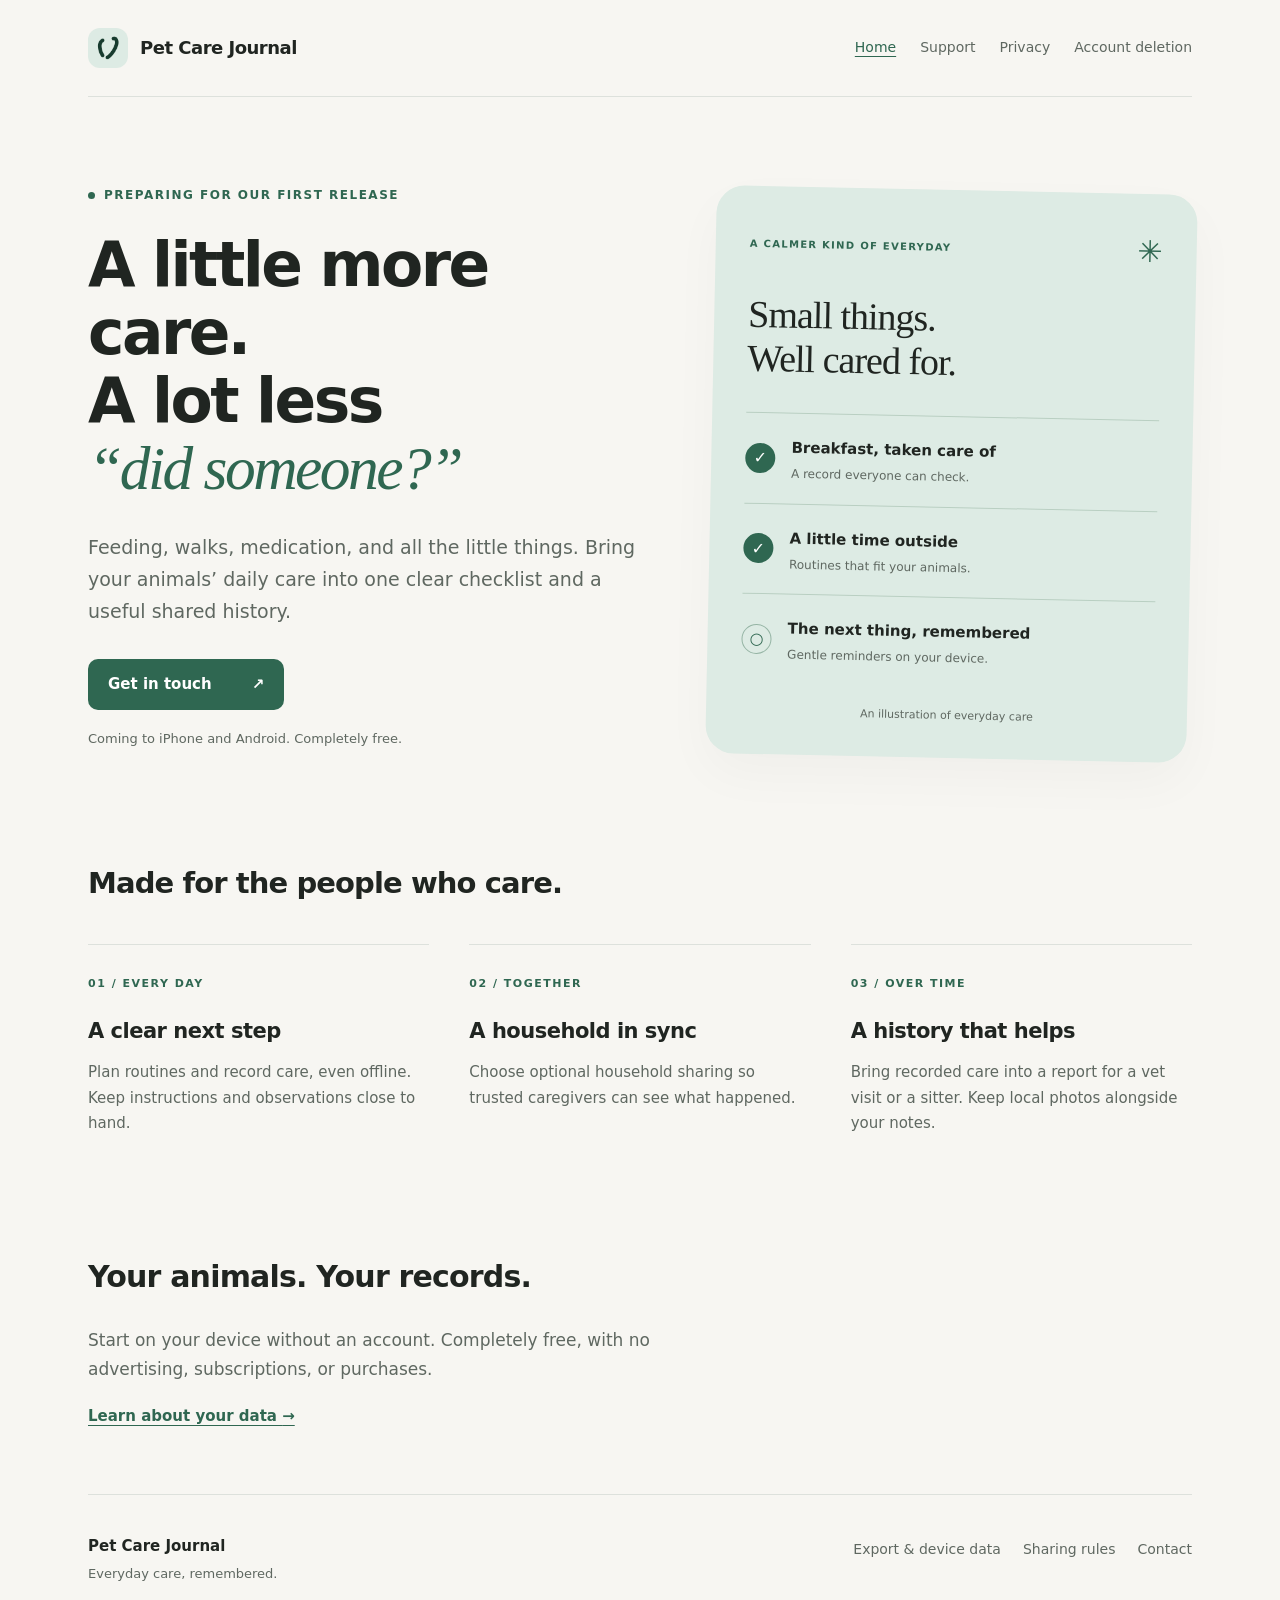
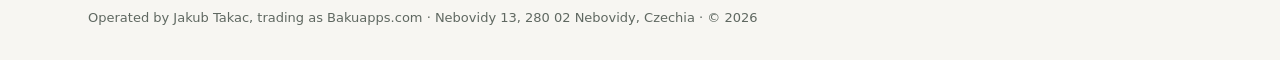
<file: index.html>
<!doctype html>
<html lang="en"><head><meta charset="utf-8"><meta name="viewport" content="width=device-width, initial-scale=1">
<title>Everyday care, remembered — Pet Care Journal</title><meta name="description" content="A clearer daily routine for everyone caring for your animals. Pet Care Journal is preparing for its first public release.">
<link rel="canonical" href="https://petcare.bakuapps.com/"><link rel="icon" href="./assets/icon.png"><link rel="stylesheet" href="./assets/site.css">
<meta name="theme-color" content="#F7F6F2"><meta name="color-scheme" content="light">
</head><body><a class="skip" href="#main">Skip to content</a><div class="wrap">
<header><a class="brand" href="./"><img src="./assets/icon.png" width="40" height="40" alt=""><span>Pet Care Journal</span></a><nav aria-label="Main navigation"><a href="./" aria-current="page">Home</a><a href="./support/">Support</a><a href="./privacy/">Privacy</a><a href="./account-deletion/">Account deletion</a></nav></header>
<main id="main" class="home">
<section class="hero"><div><p class="eyebrow"><span class="dot"></span> Preparing for our first release</p><h1>A little more care.<br>A lot less<br><em>“did someone?”</em></h1><p class="intro">Feeding, walks, medication, and all the little things. Bring your animals’ daily care into one clear checklist and a useful shared history.</p><a class="button" href="support/">Get in touch <span aria-hidden="true">↗</span></a><p class="small">Coming to iPhone and Android. Completely free.</p></div>
<aside class="care-card" aria-label="Illustration of a daily care checklist"><div class="card-top"><span class="eyebrow">A calmer kind of everyday</span><span aria-hidden="true">✳</span></div><h2>Small things.<br>Well cared for.</h2><div class="care-row"><span class="check" aria-hidden="true">✓</span><div><strong>Breakfast, taken care of</strong><p>A record everyone can check.</p></div></div><div class="care-row"><span class="check" aria-hidden="true">✓</span><div><strong>A little time outside</strong><p>Routines that fit your animals.</p></div></div><div class="care-row"><span class="pending" aria-hidden="true">○</span><div><strong>The next thing, remembered</strong><p>Gentle reminders on your device.</p></div></div><p class="caption">An illustration of everyday care</p></aside></section>
<section class="features" aria-labelledby="features"><h2 id="features">Made for the people who care.</h2><div class="feature-grid"><article><span class="number">01 / EVERY DAY</span><h3>A clear next step</h3><p>Plan routines and record care, even offline. Keep instructions and observations close to hand.</p></article><article><span class="number">02 / TOGETHER</span><h3>A household in sync</h3><p>Choose optional household sharing so trusted caregivers can see what happened.</p></article><article><span class="number">03 / OVER TIME</span><h3>A history that helps</h3><p>Bring recorded care into a report for a vet visit or a sitter. Keep local photos alongside your notes.</p></article></div></section>
<section class="closing"><h2>Your animals. Your records.</h2><p>Start on your device without an account. Completely free, with no advertising, subscriptions, or purchases.</p><a class="text-link" href="data/">Learn about your data <span aria-hidden="true">→</span></a></section>
</main>
<footer><div><strong>Pet Care Journal</strong><p>Everyday care, remembered.</p></div><nav aria-label="Footer"><a href="./data/">Export &amp; device data</a><a href="./sharing-rules/">Sharing rules</a><a href="mailto:hello@bakuapps.com">Contact</a></nav><p class="small">Operated by Jakub Takac, trading as Bakuapps.com · Nebovidy 13, 280 02 Nebovidy, Czechia · © 2026</p></footer>
</div></body></html>
</file>
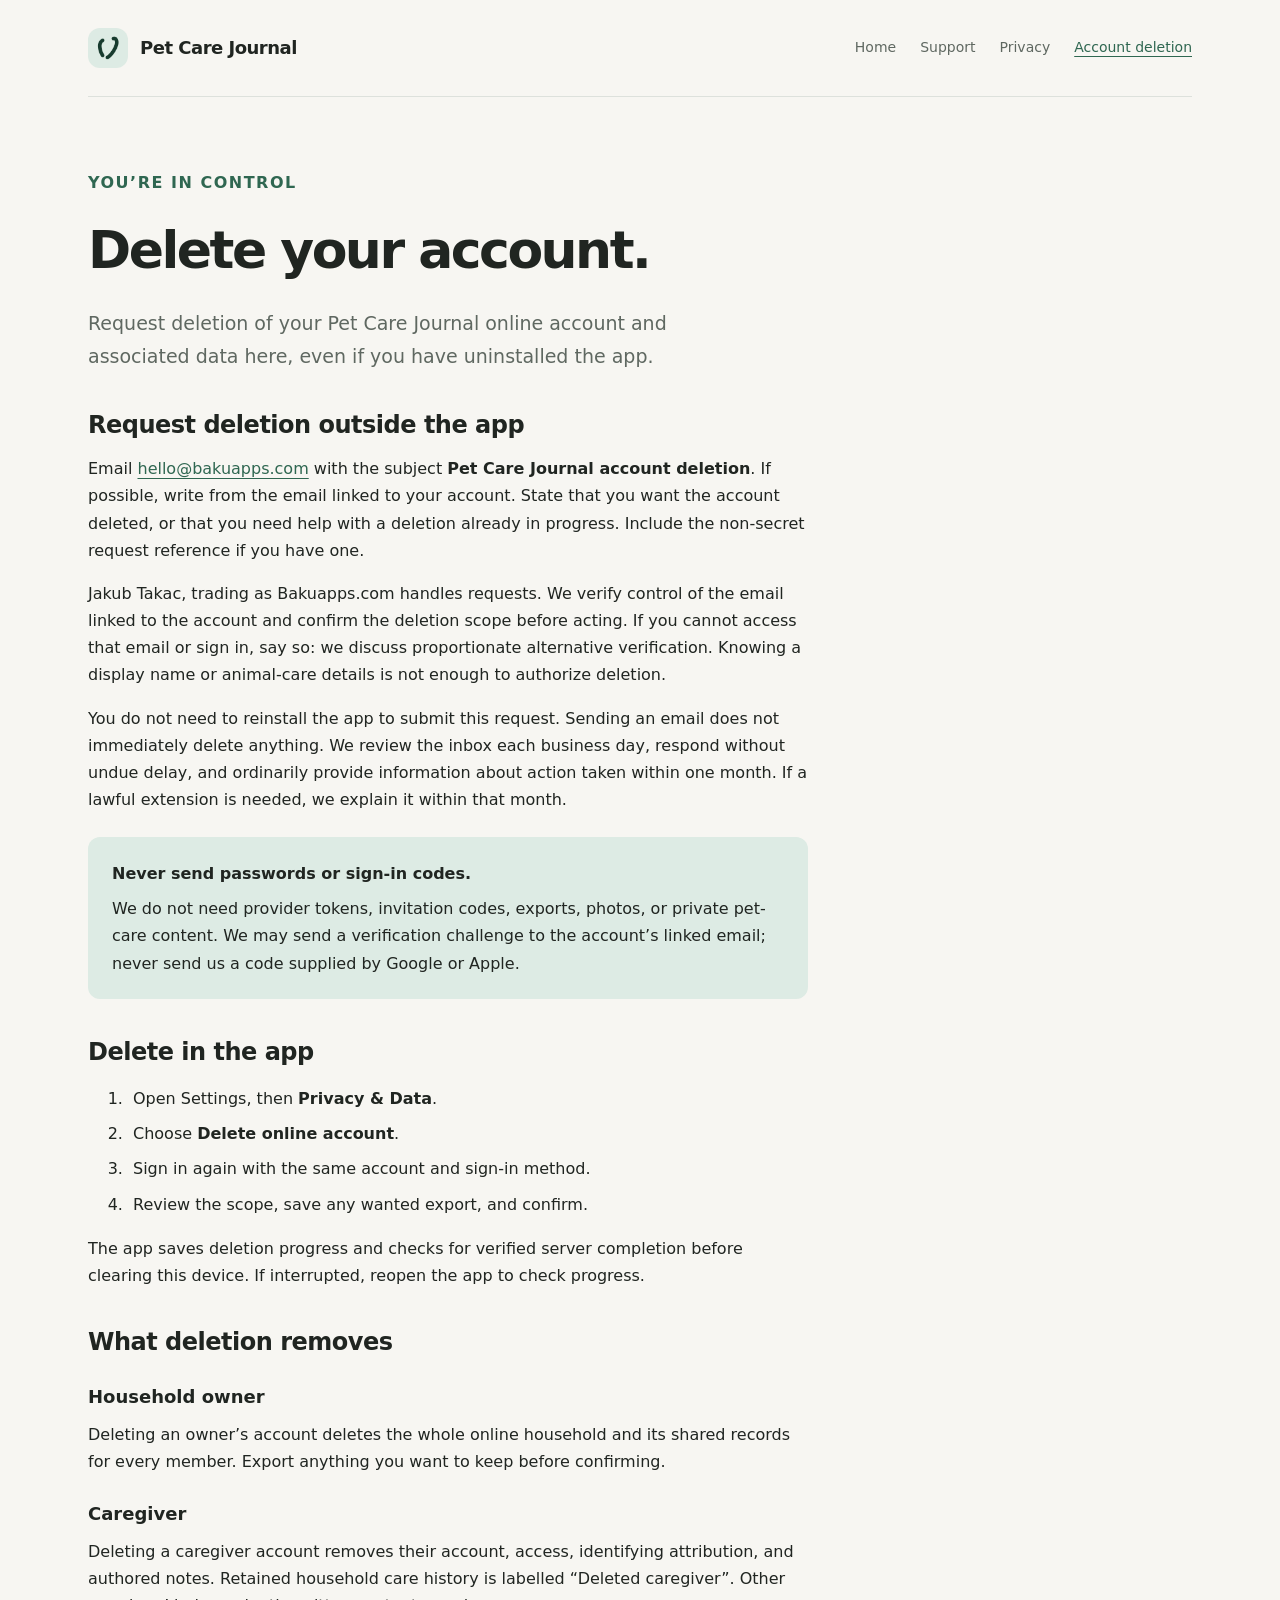
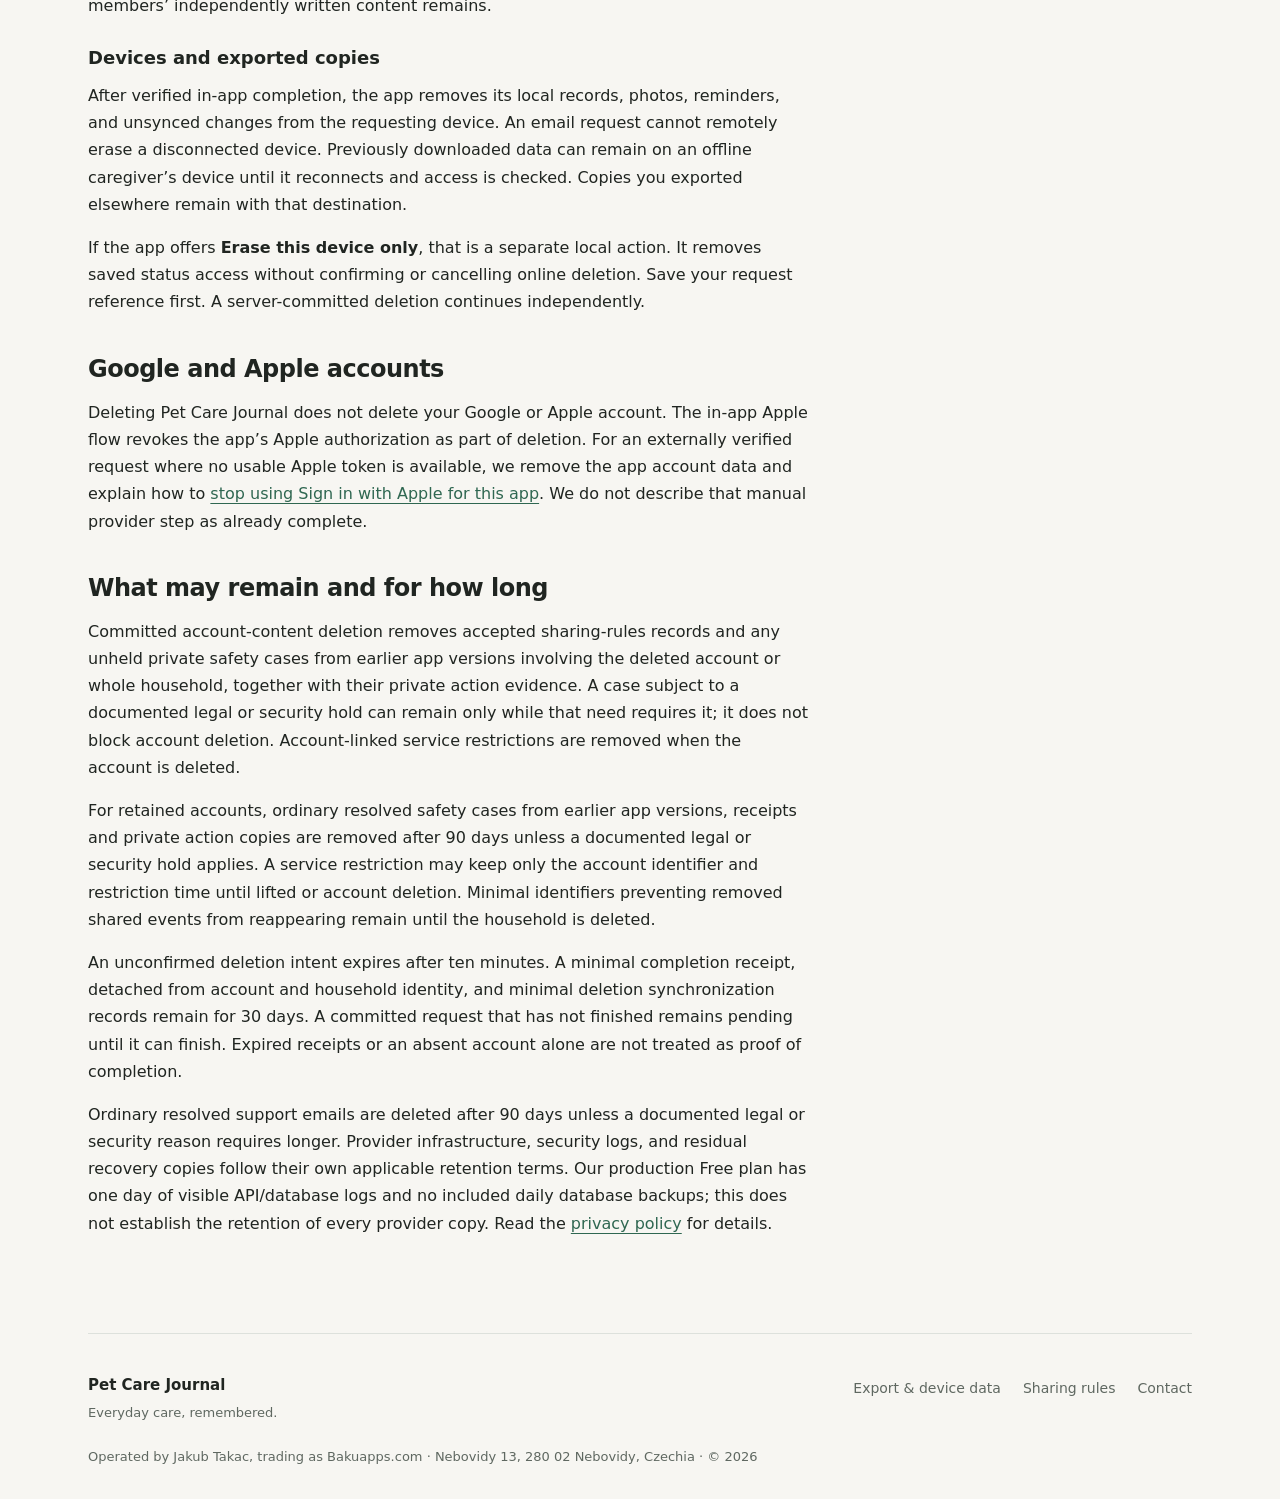
<file: account-deletion/index.html>
<!doctype html>
<html lang="en"><head><meta charset="utf-8"><meta name="viewport" content="width=device-width, initial-scale=1">
<title>Account deletion — Pet Care Journal</title><meta name="description" content="Request deletion of your Pet Care Journal account and associated data without reinstalling the app.">
<link rel="canonical" href="https://petcare.bakuapps.com/account-deletion/"><link rel="icon" href="../assets/icon.png"><link rel="stylesheet" href="../assets/site.css">
<meta name="theme-color" content="#F7F6F2"><meta name="color-scheme" content="light">
</head><body><a class="skip" href="#main">Skip to content</a><div class="wrap">
<header><a class="brand" href="../"><img src="../assets/icon.png" width="40" height="40" alt=""><span>Pet Care Journal</span></a><nav aria-label="Main navigation"><a href="../">Home</a><a href="../support/">Support</a><a href="../privacy/">Privacy</a><a href="../account-deletion/" aria-current="page">Account deletion</a></nav></header>
<main id="main" class="article">
<p class="eyebrow">You’re in control</p><h1>Delete your account.</h1><p class="lead">Request deletion of your Pet Care Journal online account and associated data here, even if you have uninstalled the app.</p>
<section><h2>Request deletion outside the app</h2><p>Email <a href="mailto:hello@bakuapps.com?subject=Pet%20Care%20Journal%20account%20deletion">hello@bakuapps.com</a> with the subject <strong>Pet Care Journal account deletion</strong>. If possible, write from the email linked to your account. State that you want the account deleted, or that you need help with a deletion already in progress. Include the non-secret request reference if you have one.</p><p>Jakub Takac, trading as Bakuapps.com handles requests. We verify control of the email linked to the account and confirm the deletion scope before acting. If you cannot access that email or sign in, say so: we discuss proportionate alternative verification. Knowing a display name or animal-care details is not enough to authorize deletion.</p><p>You do not need to reinstall the app to submit this request. Sending an email does not immediately delete anything. We review the inbox each business day, respond without undue delay, and ordinarily provide information about action taken within one month. If a lawful extension is needed, we explain it within that month.</p><div class="notice"><strong>Never send passwords or sign-in codes.</strong><p>We do not need provider tokens, invitation codes, exports, photos, or private pet-care content. We may send a verification challenge to the account’s linked email; never send us a code supplied by Google or Apple.</p></div></section>
<section><h2>Delete in the app</h2><ol><li>Open Settings, then <strong>Privacy &amp; Data</strong>.</li><li>Choose <strong>Delete online account</strong>.</li><li>Sign in again with the same account and sign-in method.</li><li>Review the scope, save any wanted export, and confirm.</li></ol><p>The app saves deletion progress and checks for verified server completion before clearing this device. If interrupted, reopen the app to check progress.</p></section>
<section><h2>What deletion removes</h2><h3>Household owner</h3><p>Deleting an owner’s account deletes the whole online household and its shared records for every member. Export anything you want to keep before confirming.</p><h3>Caregiver</h3><p>Deleting a caregiver account removes their account, access, identifying attribution, and authored notes. Retained household care history is labelled “Deleted caregiver”. Other members’ independently written content remains.</p><h3>Devices and exported copies</h3><p>After verified in-app completion, the app removes its local records, photos, reminders, and unsynced changes from the requesting device. An email request cannot remotely erase a disconnected device. Previously downloaded data can remain on an offline caregiver’s device until it reconnects and access is checked. Copies you exported elsewhere remain with that destination.</p><p>If the app offers <strong>Erase this device only</strong>, that is a separate local action. It removes saved status access without confirming or cancelling online deletion. Save your request reference first. A server-committed deletion continues independently.</p></section>
<section><h2>Google and Apple accounts</h2><p>Deleting Pet Care Journal does not delete your Google or Apple account. The in-app Apple flow revokes the app’s Apple authorization as part of deletion. For an externally verified request where no usable Apple token is available, we remove the app account data and explain how to <a href="https://support.apple.com/en-us/102571">stop using Sign in with Apple for this app</a>. We do not describe that manual provider step as already complete.</p></section>
<section><h2>What may remain and for how long</h2><p>Committed account-content deletion removes accepted sharing-rules records and any unheld private safety cases from earlier app versions involving the deleted account or whole household, together with their private action evidence. A case subject to a documented legal or security hold can remain only while that need requires it; it does not block account deletion. Account-linked service restrictions are removed when the account is deleted.</p><p>For retained accounts, ordinary resolved safety cases from earlier app versions, receipts and private action copies are removed after 90 days unless a documented legal or security hold applies. A service restriction may keep only the account identifier and restriction time until lifted or account deletion. Minimal identifiers preventing removed shared events from reappearing remain until the household is deleted.</p><p>An unconfirmed deletion intent expires after ten minutes. A minimal completion receipt, detached from account and household identity, and minimal deletion synchronization records remain for 30 days. A committed request that has not finished remains pending until it can finish. Expired receipts or an absent account alone are not treated as proof of completion.</p><p>Ordinary resolved support emails are deleted after 90 days unless a documented legal or security reason requires longer. Provider infrastructure, security logs, and residual recovery copies follow their own applicable retention terms. Our production Free plan has one day of visible API/database logs and no included daily database backups; this does not establish the retention of every provider copy. Read the <a href="../privacy/">privacy policy</a> for details.</p></section>
</main>
<footer><div><strong>Pet Care Journal</strong><p>Everyday care, remembered.</p></div><nav aria-label="Footer"><a href="../data/">Export &amp; device data</a><a href="../sharing-rules/">Sharing rules</a><a href="mailto:hello@bakuapps.com">Contact</a></nav><p class="small">Operated by Jakub Takac, trading as Bakuapps.com · Nebovidy 13, 280 02 Nebovidy, Czechia · © 2026</p></footer>
</div></body></html>
</file>
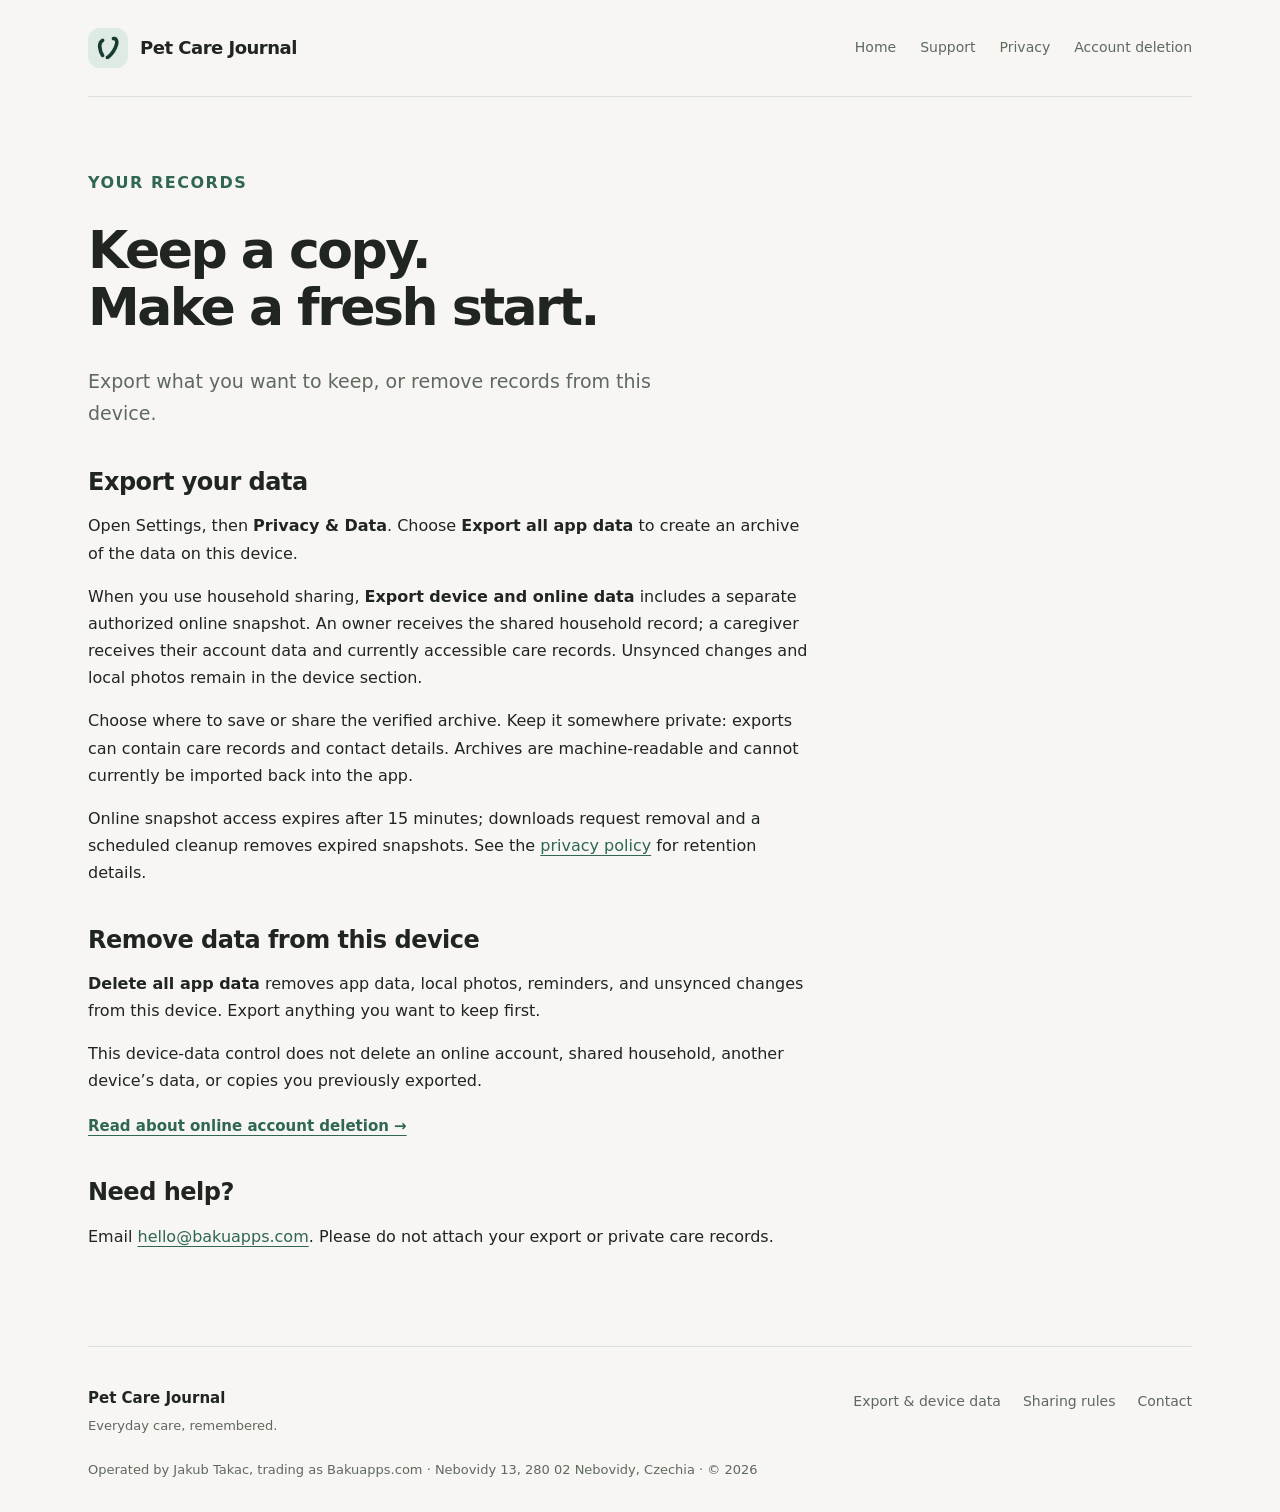
<file: data/index.html>
<!doctype html>
<html lang="en"><head><meta charset="utf-8"><meta name="viewport" content="width=device-width, initial-scale=1">
<title>Export and device data — Pet Care Journal</title><meta name="description" content="Export your Pet Care Journal data or remove records from this device.">
<link rel="canonical" href="https://petcare.bakuapps.com/data/"><link rel="icon" href="../assets/icon.png"><link rel="stylesheet" href="../assets/site.css">
<meta name="theme-color" content="#F7F6F2"><meta name="color-scheme" content="light">
</head><body><a class="skip" href="#main">Skip to content</a><div class="wrap">
<header><a class="brand" href="../"><img src="../assets/icon.png" width="40" height="40" alt=""><span>Pet Care Journal</span></a><nav aria-label="Main navigation"><a href="../">Home</a><a href="../support/">Support</a><a href="../privacy/">Privacy</a><a href="../account-deletion/">Account deletion</a></nav></header>
<main id="main" class="article">
<p class="eyebrow">Your records</p><h1>Keep a copy.<br>Make a fresh start.</h1><p class="lead">Export what you want to keep, or remove records from this device.</p>
<section><h2>Export your data</h2><p>Open Settings, then <strong>Privacy &amp; Data</strong>. Choose <strong>Export all app data</strong> to create an archive of the data on this device.</p><p>When you use household sharing, <strong>Export device and online data</strong> includes a separate authorized online snapshot. An owner receives the shared household record; a caregiver receives their account data and currently accessible care records. Unsynced changes and local photos remain in the device section.</p><p>Choose where to save or share the verified archive. Keep it somewhere private: exports can contain care records and contact details. Archives are machine-readable and cannot currently be imported back into the app.</p><p>Online snapshot access expires after 15 minutes; downloads request removal and a scheduled cleanup removes expired snapshots. See the <a href="../privacy/">privacy policy</a> for retention details.</p></section>
<section><h2>Remove data from this device</h2><p><strong>Delete all app data</strong> removes app data, local photos, reminders, and unsynced changes from this device. Export anything you want to keep first.</p><p>This device-data control does not delete an online account, shared household, another device’s data, or copies you previously exported.</p><a class="text-link" href="../account-deletion/">Read about online account deletion →</a></section>
<section><h2>Need help?</h2><p>Email <a href="mailto:hello@bakuapps.com">hello@bakuapps.com</a>. Please do not attach your export or private care records.</p></section>
</main>
<footer><div><strong>Pet Care Journal</strong><p>Everyday care, remembered.</p></div><nav aria-label="Footer"><a href="../data/">Export &amp; device data</a><a href="../sharing-rules/">Sharing rules</a><a href="mailto:hello@bakuapps.com">Contact</a></nav><p class="small">Operated by Jakub Takac, trading as Bakuapps.com · Nebovidy 13, 280 02 Nebovidy, Czechia · © 2026</p></footer>
</div></body></html>
</file>
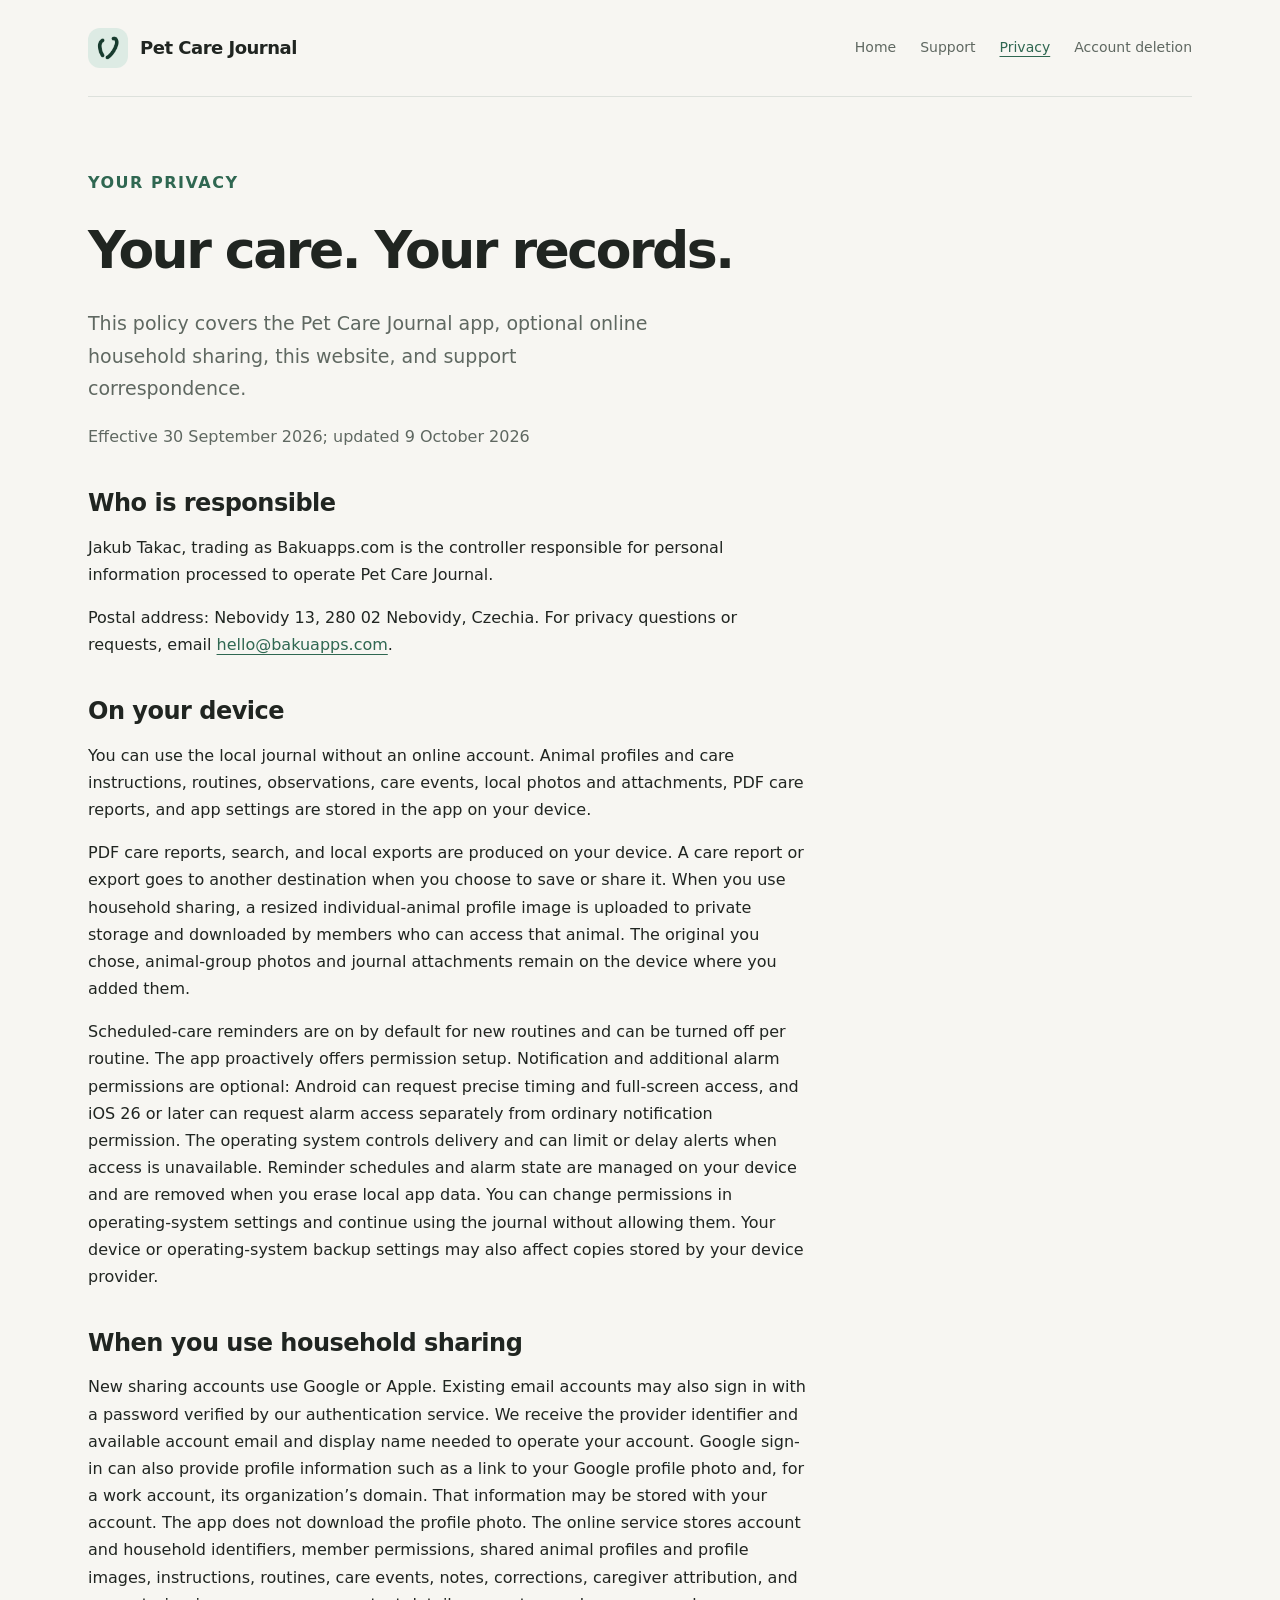
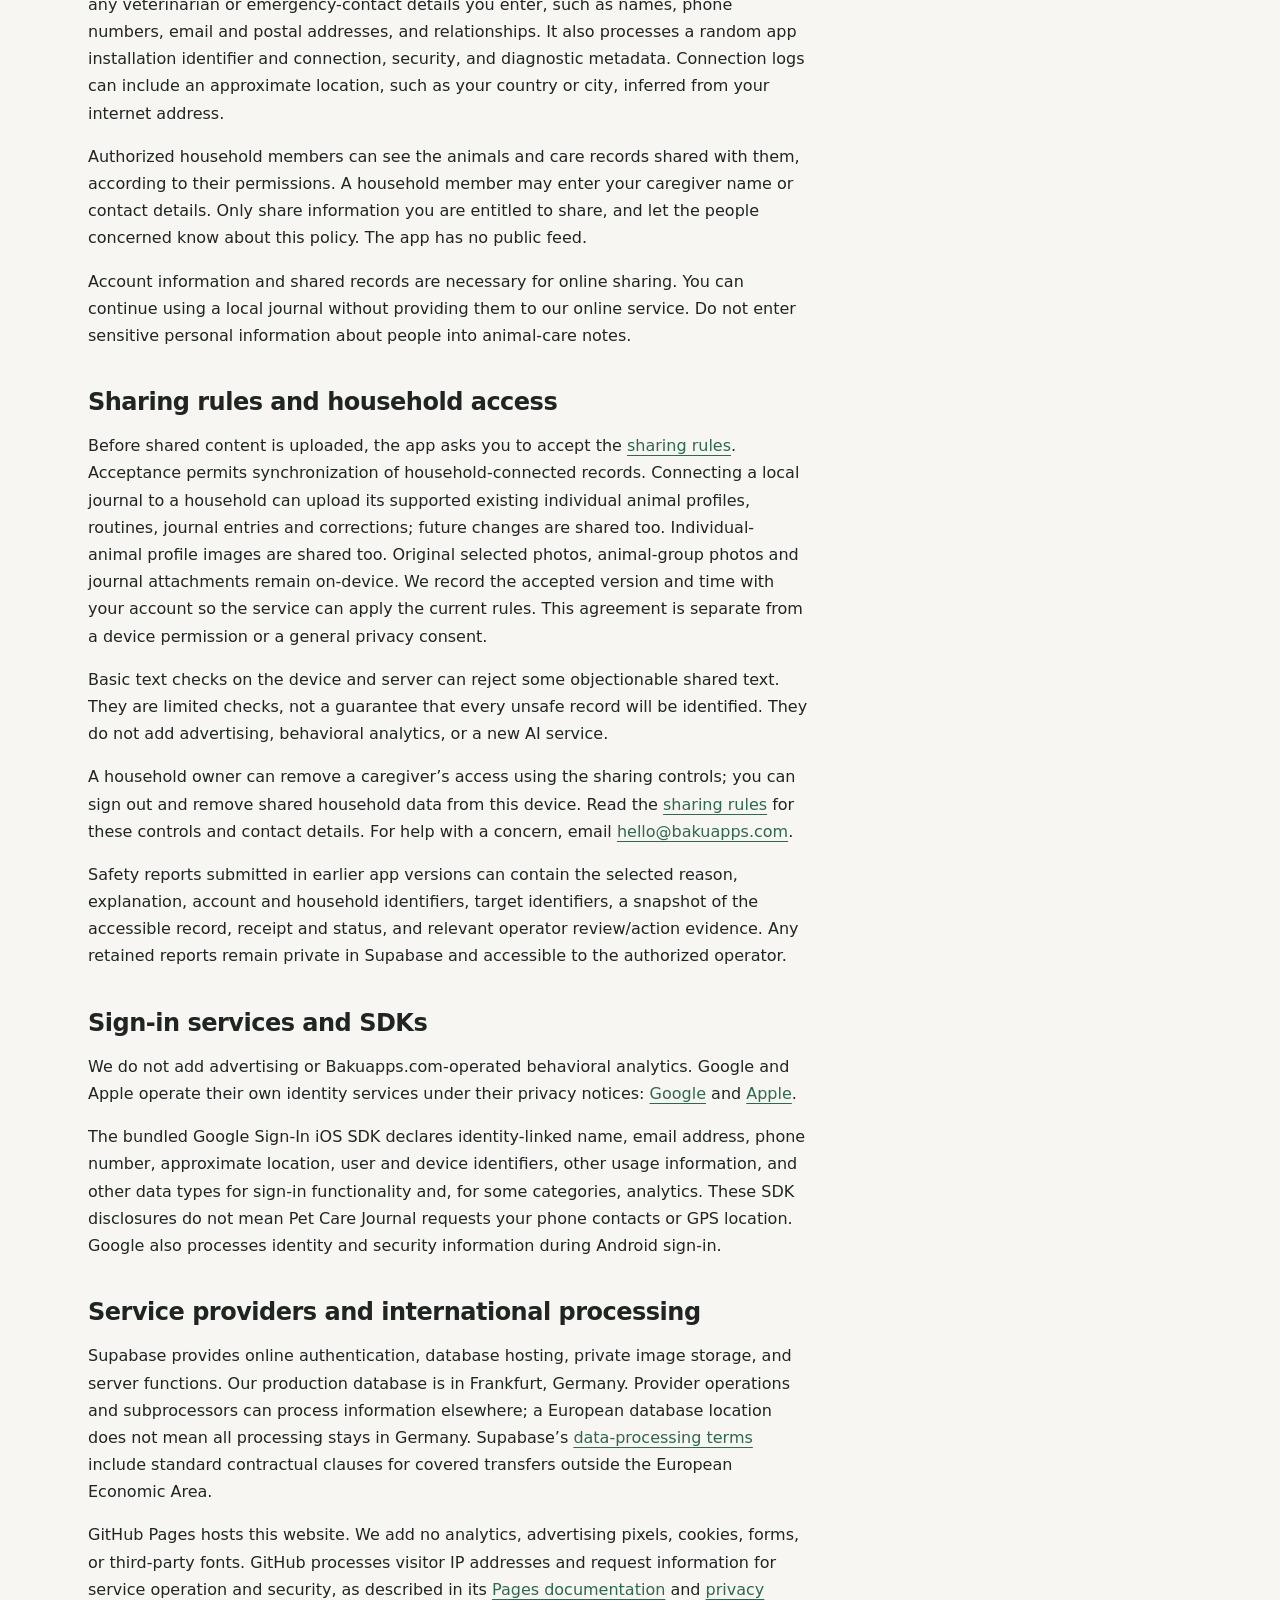
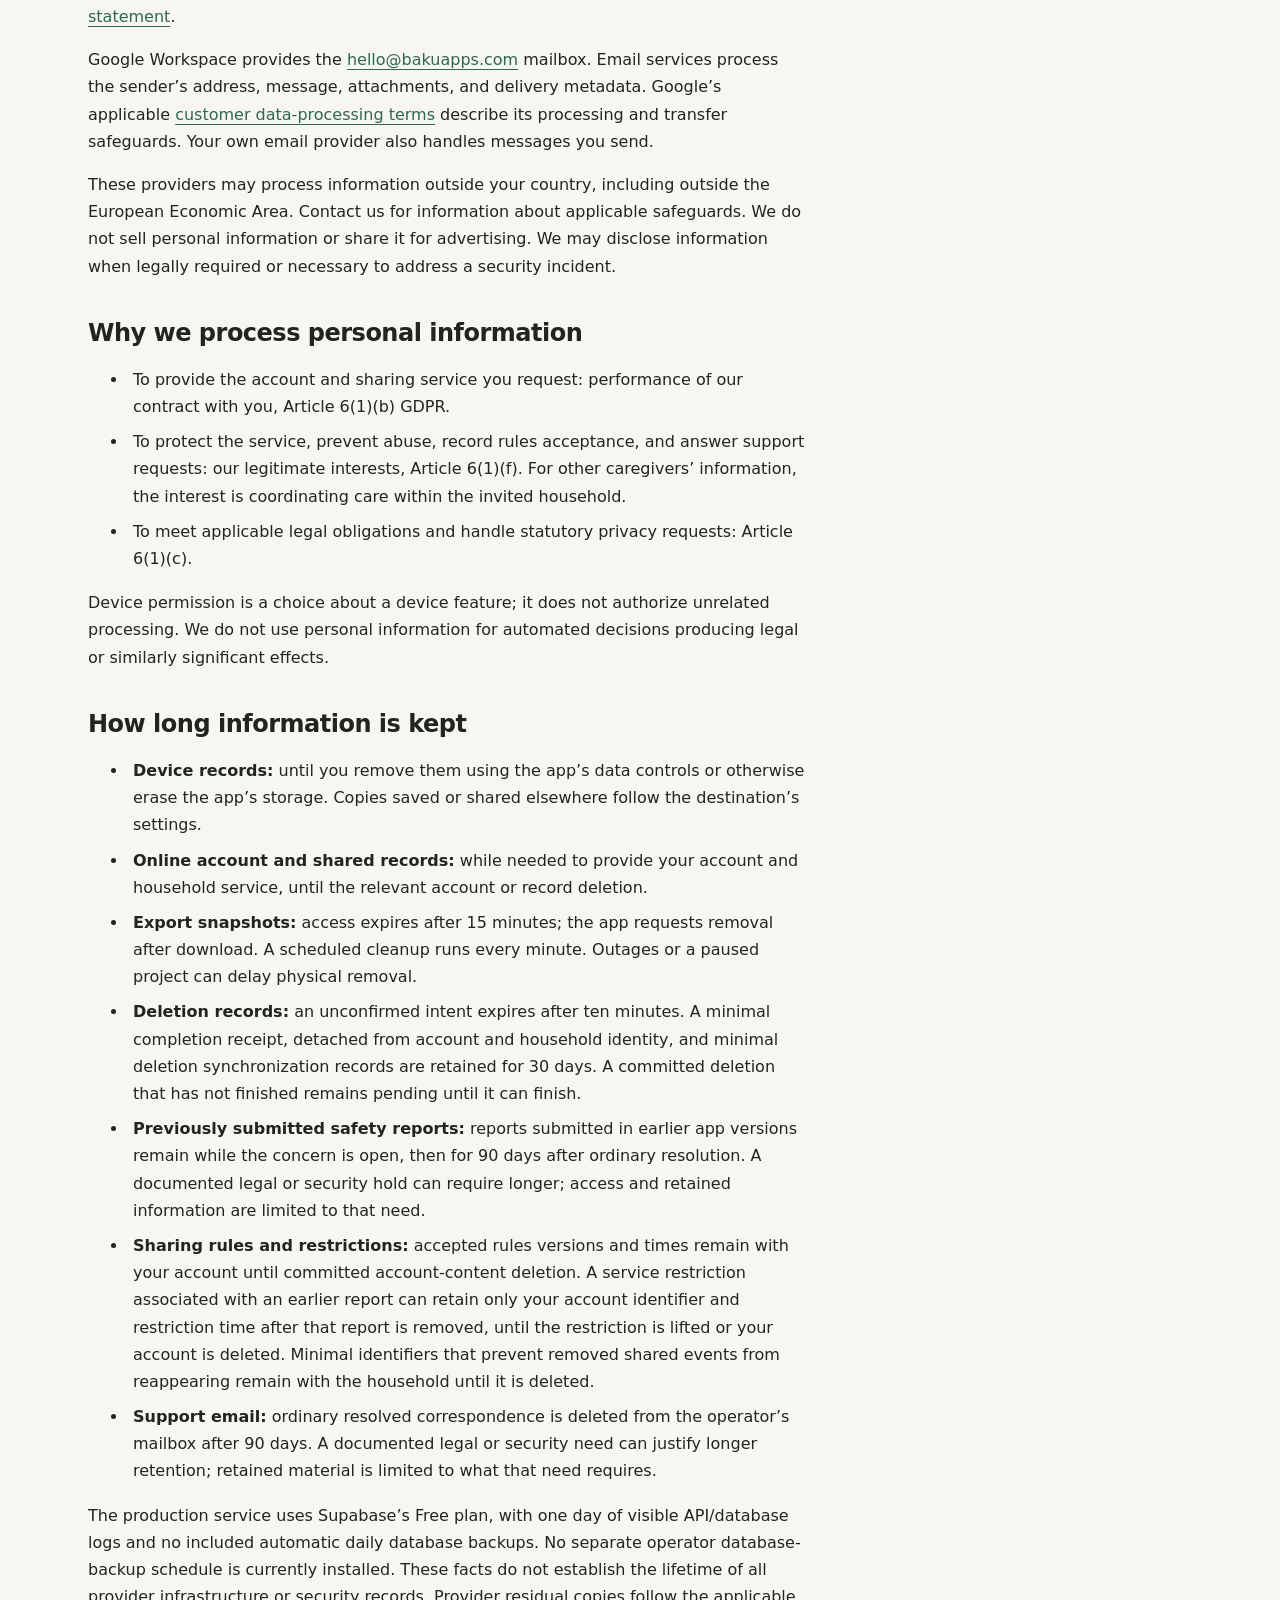
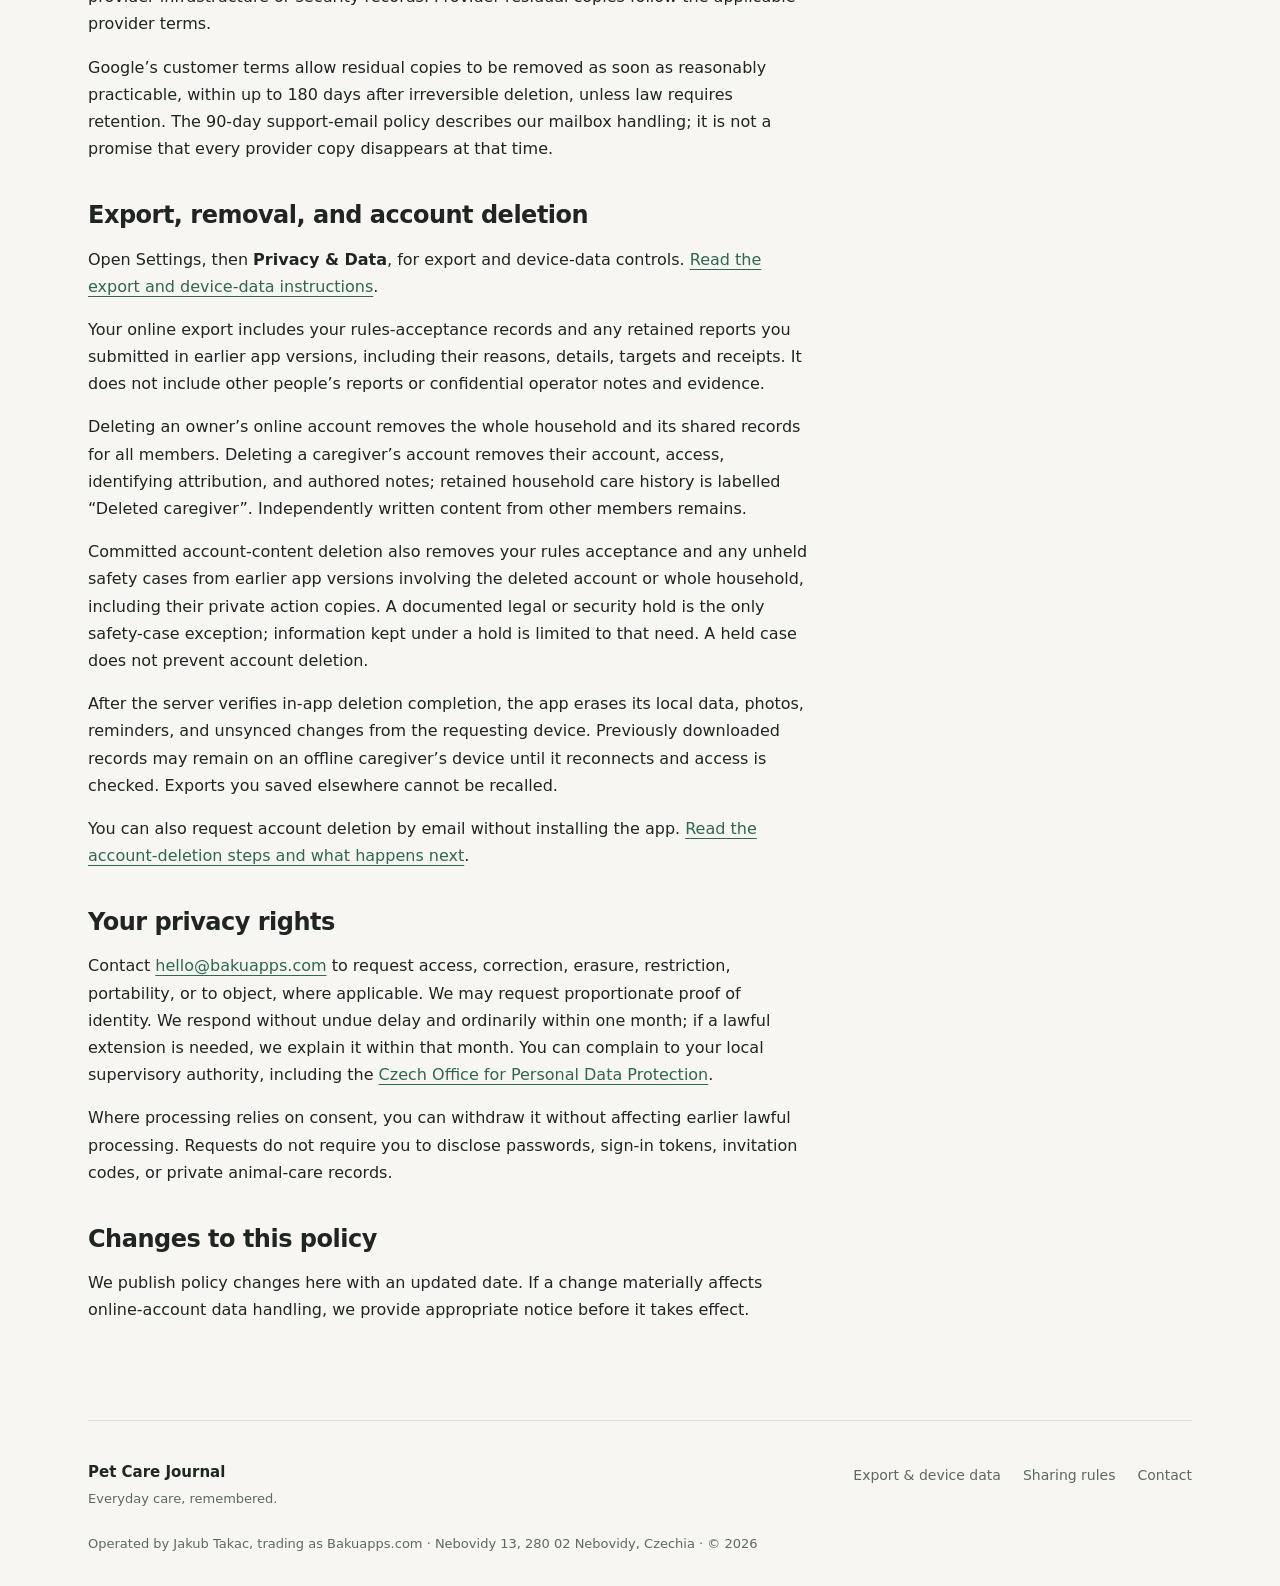
<file: privacy/index.html>
<!doctype html>
<html lang="en"><head><meta charset="utf-8"><meta name="viewport" content="width=device-width, initial-scale=1">
<title>Privacy — Pet Care Journal</title><meta name="description" content="Privacy policy for the Pet Care Journal app, household sharing, website, and support.">
<link rel="canonical" href="https://petcare.bakuapps.com/privacy/"><link rel="icon" href="../assets/icon.png"><link rel="stylesheet" href="../assets/site.css">
<meta name="theme-color" content="#F7F6F2"><meta name="color-scheme" content="light">
</head><body><a class="skip" href="#main">Skip to content</a><div class="wrap">
<header><a class="brand" href="../"><img src="../assets/icon.png" width="40" height="40" alt=""><span>Pet Care Journal</span></a><nav aria-label="Main navigation"><a href="../">Home</a><a href="../support/">Support</a><a href="../privacy/" aria-current="page">Privacy</a><a href="../account-deletion/">Account deletion</a></nav></header>
<main id="main" class="article">
<p class="eyebrow">Your privacy</p><h1>Your care. Your records.</h1>
<p class="lead">This policy covers the Pet Care Journal app, optional online household sharing, this website, and support correspondence.</p>
<p class="small">Effective 30 September 2026; updated 9 October 2026</p>
<section><h2>Who is responsible</h2><p>Jakub Takac, trading as Bakuapps.com is the controller responsible for personal information processed to operate Pet Care Journal.</p><p>Postal address: Nebovidy 13, 280 02 Nebovidy, Czechia. For privacy questions or requests, email <a href="mailto:hello@bakuapps.com">hello@bakuapps.com</a>.</p></section>
<section><h2>On your device</h2><p>You can use the local journal without an online account. Animal profiles and care instructions, routines, observations, care events, local photos and attachments, PDF care reports, and app settings are stored in the app on your device.</p><p>PDF care reports, search, and local exports are produced on your device. A care report or export goes to another destination when you choose to save or share it. When you use household sharing, a resized individual-animal profile image is uploaded to private storage and downloaded by members who can access that animal. The original you chose, animal-group photos and journal attachments remain on the device where you added them.</p><p>Scheduled-care reminders are on by default for new routines and can be turned off per routine. The app proactively offers permission setup. Notification and additional alarm permissions are optional: Android can request precise timing and full-screen access, and iOS 26 or later can request alarm access separately from ordinary notification permission. The operating system controls delivery and can limit or delay alerts when access is unavailable. Reminder schedules and alarm state are managed on your device and are removed when you erase local app data. You can change permissions in operating-system settings and continue using the journal without allowing them. Your device or operating-system backup settings may also affect copies stored by your device provider.</p></section>
<section><h2>When you use household sharing</h2><p>New sharing accounts use Google or Apple. Existing email accounts may also sign in with a password verified by our authentication service. We receive the provider identifier and available account email and display name needed to operate your account. Google sign-in can also provide profile information such as a link to your Google profile photo and, for a work account, its organization’s domain. That information may be stored with your account. The app does not download the profile photo. The online service stores account and household identifiers, member permissions, shared animal profiles and profile images, instructions, routines, care events, notes, corrections, caregiver attribution, and any veterinarian or emergency-contact details you enter, such as names, phone numbers, email and postal addresses, and relationships. It also processes a random app installation identifier and connection, security, and diagnostic metadata. Connection logs can include an approximate location, such as your country or city, inferred from your internet address.</p><p>Authorized household members can see the animals and care records shared with them, according to their permissions. A household member may enter your caregiver name or contact details. Only share information you are entitled to share, and let the people concerned know about this policy. The app has no public feed.</p><p>Account information and shared records are necessary for online sharing. You can continue using a local journal without providing them to our online service. Do not enter sensitive personal information about people into animal-care notes.</p></section>
<section><h2>Sharing rules and household access</h2><p>Before shared content is uploaded, the app asks you to accept the <a href="../sharing-rules/">sharing rules</a>. Acceptance permits synchronization of household-connected records. Connecting a local journal to a household can upload its supported existing individual animal profiles, routines, journal entries and corrections; future changes are shared too. Individual-animal profile images are shared too. Original selected photos, animal-group photos and journal attachments remain on-device. We record the accepted version and time with your account so the service can apply the current rules. This agreement is separate from a device permission or a general privacy consent.</p><p>Basic text checks on the device and server can reject some objectionable shared text. They are limited checks, not a guarantee that every unsafe record will be identified. They do not add advertising, behavioral analytics, or a new AI service.</p><p>A household owner can remove a caregiver’s access using the sharing controls; you can sign out and remove shared household data from this device. Read the <a href="../sharing-rules/">sharing rules</a> for these controls and contact details. For help with a concern, email <a href="mailto:hello@bakuapps.com">hello@bakuapps.com</a>.</p><p>Safety reports submitted in earlier app versions can contain the selected reason, explanation, account and household identifiers, target identifiers, a snapshot of the accessible record, receipt and status, and relevant operator review/action evidence. Any retained reports remain private in Supabase and accessible to the authorized operator.</p></section>
<section><h2>Sign-in services and SDKs</h2><p>We do not add advertising or Bakuapps.com-operated behavioral analytics. Google and Apple operate their own identity services under their privacy notices: <a href="https://policies.google.com/privacy">Google</a> and <a href="https://www.apple.com/legal/privacy/">Apple</a>.</p><p>The bundled Google Sign-In iOS SDK declares identity-linked name, email address, phone number, approximate location, user and device identifiers, other usage information, and other data types for sign-in functionality and, for some categories, analytics. These SDK disclosures do not mean Pet Care Journal requests your phone contacts or GPS location. Google also processes identity and security information during Android sign-in.</p></section>
<section><h2>Service providers and international processing</h2><p>Supabase provides online authentication, database hosting, private image storage, and server functions. Our production database is in Frankfurt, Germany. Provider operations and subprocessors can process information elsewhere; a European database location does not mean all processing stays in Germany. Supabase’s <a href="https://supabase.com/legal/customer-resources/data-processing-addendum">data-processing terms</a> include standard contractual clauses for covered transfers outside the European Economic Area.</p><p>GitHub Pages hosts this website. We add no analytics, advertising pixels, cookies, forms, or third-party fonts. GitHub processes visitor IP addresses and request information for service operation and security, as described in its <a href="https://docs.github.com/en/pages/getting-started-with-github-pages/what-is-github-pages#data-collection">Pages documentation</a> and <a href="https://docs.github.com/en/site-policy/privacy-policies/github-general-privacy-statement">privacy statement</a>.</p><p>Google Workspace provides the <a href="mailto:hello@bakuapps.com">hello@bakuapps.com</a> mailbox. Email services process the sender’s address, message, attachments, and delivery metadata. Google’s applicable <a href="https://cloud.google.com/terms/data-processing-addendum/">customer data-processing terms</a> describe its processing and transfer safeguards. Your own email provider also handles messages you send.</p><p>These providers may process information outside your country, including outside the European Economic Area. Contact us for information about applicable safeguards. We do not sell personal information or share it for advertising. We may disclose information when legally required or necessary to address a security incident.</p></section>
<section><h2>Why we process personal information</h2><ul><li>To provide the account and sharing service you request: performance of our contract with you, Article 6(1)(b) GDPR.</li><li>To protect the service, prevent abuse, record rules acceptance, and answer support requests: our legitimate interests, Article 6(1)(f). For other caregivers’ information, the interest is coordinating care within the invited household.</li><li>To meet applicable legal obligations and handle statutory privacy requests: Article 6(1)(c).</li></ul><p>Device permission is a choice about a device feature; it does not authorize unrelated processing. We do not use personal information for automated decisions producing legal or similarly significant effects.</p></section>
<section><h2>How long information is kept</h2><ul><li><strong>Device records:</strong> until you remove them using the app’s data controls or otherwise erase the app’s storage. Copies saved or shared elsewhere follow the destination’s settings.</li><li><strong>Online account and shared records:</strong> while needed to provide your account and household service, until the relevant account or record deletion.</li><li><strong>Export snapshots:</strong> access expires after 15 minutes; the app requests removal after download. A scheduled cleanup runs every minute. Outages or a paused project can delay physical removal.</li><li><strong>Deletion records:</strong> an unconfirmed intent expires after ten minutes. A minimal completion receipt, detached from account and household identity, and minimal deletion synchronization records are retained for 30 days. A committed deletion that has not finished remains pending until it can finish.</li><li><strong>Previously submitted safety reports:</strong> reports submitted in earlier app versions remain while the concern is open, then for 90 days after ordinary resolution. A documented legal or security hold can require longer; access and retained information are limited to that need.</li><li><strong>Sharing rules and restrictions:</strong> accepted rules versions and times remain with your account until committed account-content deletion. A service restriction associated with an earlier report can retain only your account identifier and restriction time after that report is removed, until the restriction is lifted or your account is deleted. Minimal identifiers that prevent removed shared events from reappearing remain with the household until it is deleted.</li><li><strong>Support email:</strong> ordinary resolved correspondence is deleted from the operator’s mailbox after 90 days. A documented legal or security need can justify longer retention; retained material is limited to what that need requires.</li></ul><p>The production service uses Supabase’s Free plan, with one day of visible API/database logs and no included automatic daily database backups. No separate operator database-backup schedule is currently installed. These facts do not establish the lifetime of all provider infrastructure or security records. Provider residual copies follow the applicable provider terms.</p><p>Google’s customer terms allow residual copies to be removed as soon as reasonably practicable, within up to 180 days after irreversible deletion, unless law requires retention. The 90-day support-email policy describes our mailbox handling; it is not a promise that every provider copy disappears at that time.</p></section>
<section><h2>Export, removal, and account deletion</h2><p>Open Settings, then <strong>Privacy &amp; Data</strong>, for export and device-data controls. <a href="../data/">Read the export and device-data instructions</a>.</p><p>Your online export includes your rules-acceptance records and any retained reports you submitted in earlier app versions, including their reasons, details, targets and receipts. It does not include other people’s reports or confidential operator notes and evidence.</p><p>Deleting an owner’s online account removes the whole household and its shared records for all members. Deleting a caregiver’s account removes their account, access, identifying attribution, and authored notes; retained household care history is labelled “Deleted caregiver”. Independently written content from other members remains.</p><p>Committed account-content deletion also removes your rules acceptance and any unheld safety cases from earlier app versions involving the deleted account or whole household, including their private action copies. A documented legal or security hold is the only safety-case exception; information kept under a hold is limited to that need. A held case does not prevent account deletion.</p><p>After the server verifies in-app deletion completion, the app erases its local data, photos, reminders, and unsynced changes from the requesting device. Previously downloaded records may remain on an offline caregiver’s device until it reconnects and access is checked. Exports you saved elsewhere cannot be recalled.</p><p>You can also request account deletion by email without installing the app. <a href="../account-deletion/">Read the account-deletion steps and what happens next</a>.</p></section>
<section><h2>Your privacy rights</h2><p>Contact <a href="mailto:hello@bakuapps.com">hello@bakuapps.com</a> to request access, correction, erasure, restriction, portability, or to object, where applicable. We may request proportionate proof of identity. We respond without undue delay and ordinarily within one month; if a lawful extension is needed, we explain it within that month. You can complain to your local supervisory authority, including the <a href="https://uoou.gov.cz/en">Czech Office for Personal Data Protection</a>.</p><p>Where processing relies on consent, you can withdraw it without affecting earlier lawful processing. Requests do not require you to disclose passwords, sign-in tokens, invitation codes, or private animal-care records.</p></section>
<section><h2>Changes to this policy</h2><p>We publish policy changes here with an updated date. If a change materially affects online-account data handling, we provide appropriate notice before it takes effect.</p></section>
</main>
<footer><div><strong>Pet Care Journal</strong><p>Everyday care, remembered.</p></div><nav aria-label="Footer"><a href="../data/">Export &amp; device data</a><a href="../sharing-rules/">Sharing rules</a><a href="mailto:hello@bakuapps.com">Contact</a></nav><p class="small">Operated by Jakub Takac, trading as Bakuapps.com · Nebovidy 13, 280 02 Nebovidy, Czechia · © 2026</p></footer>
</div></body></html>
</file>
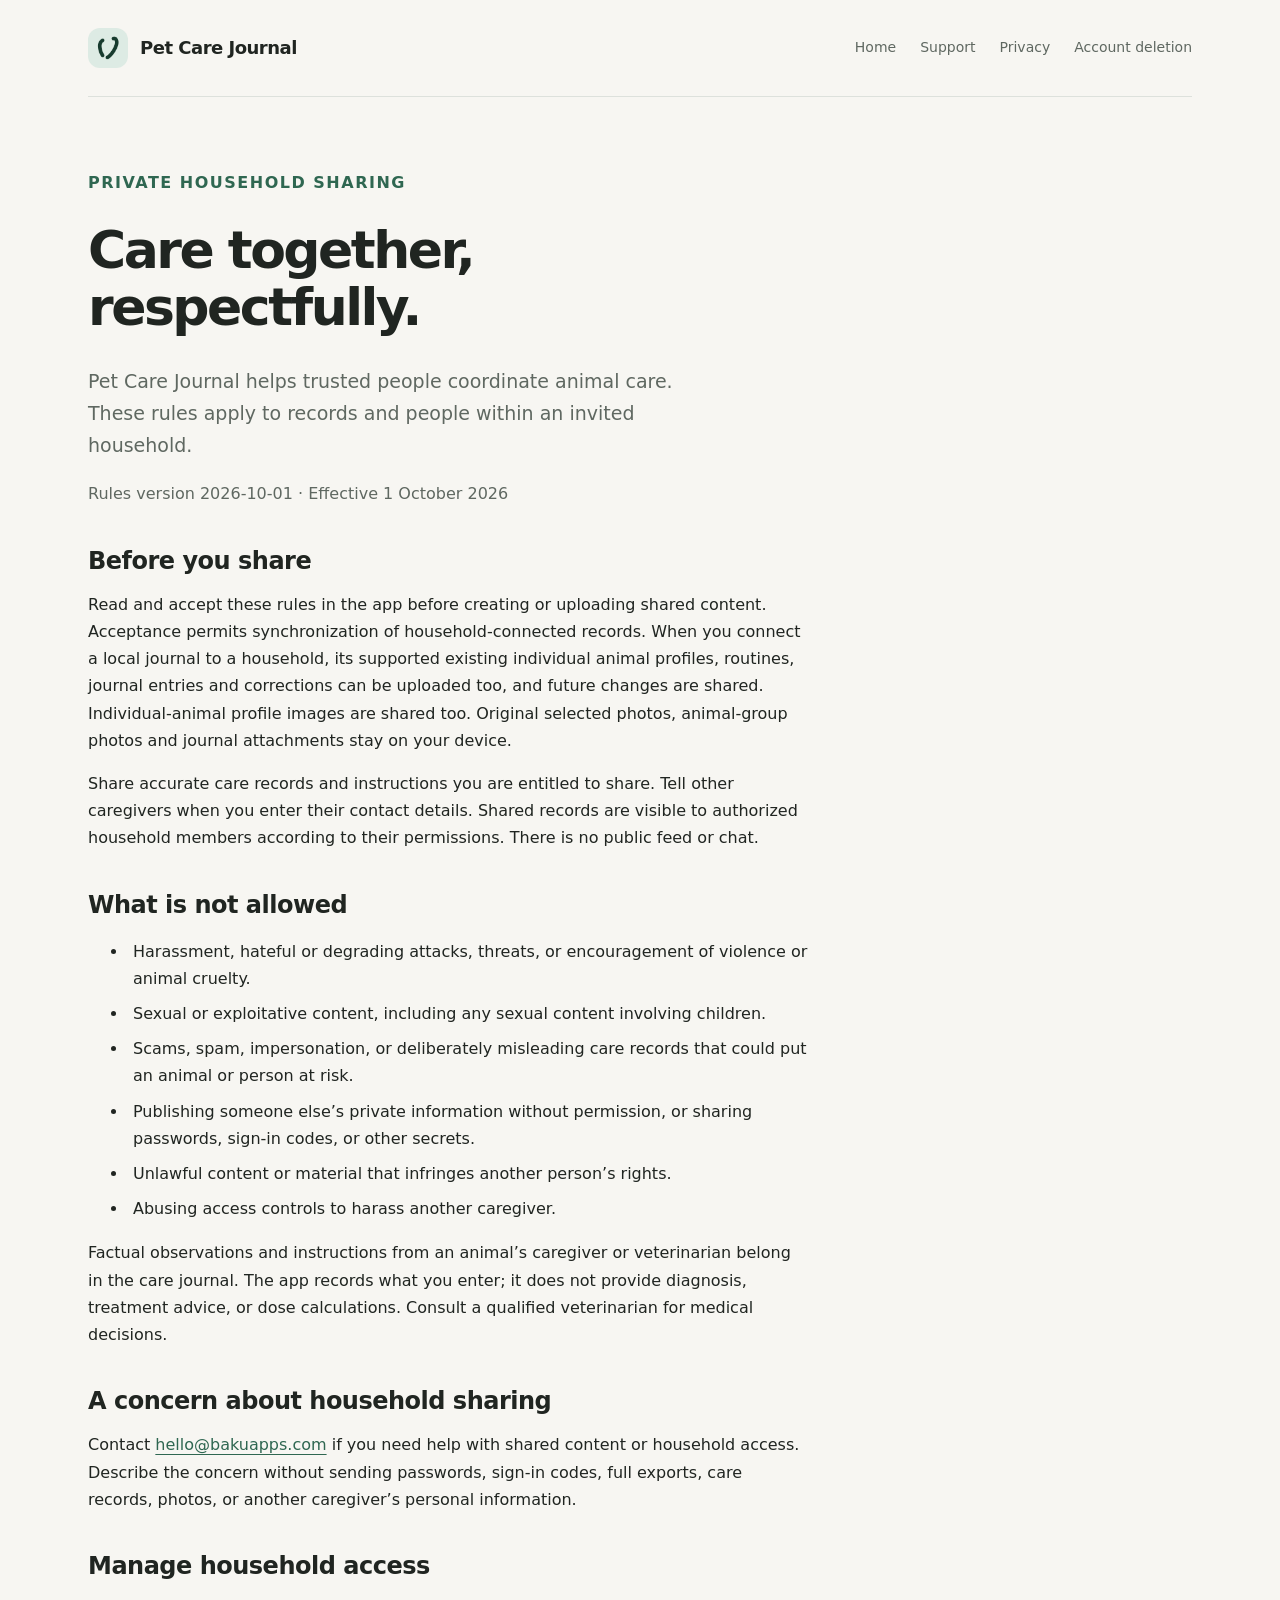
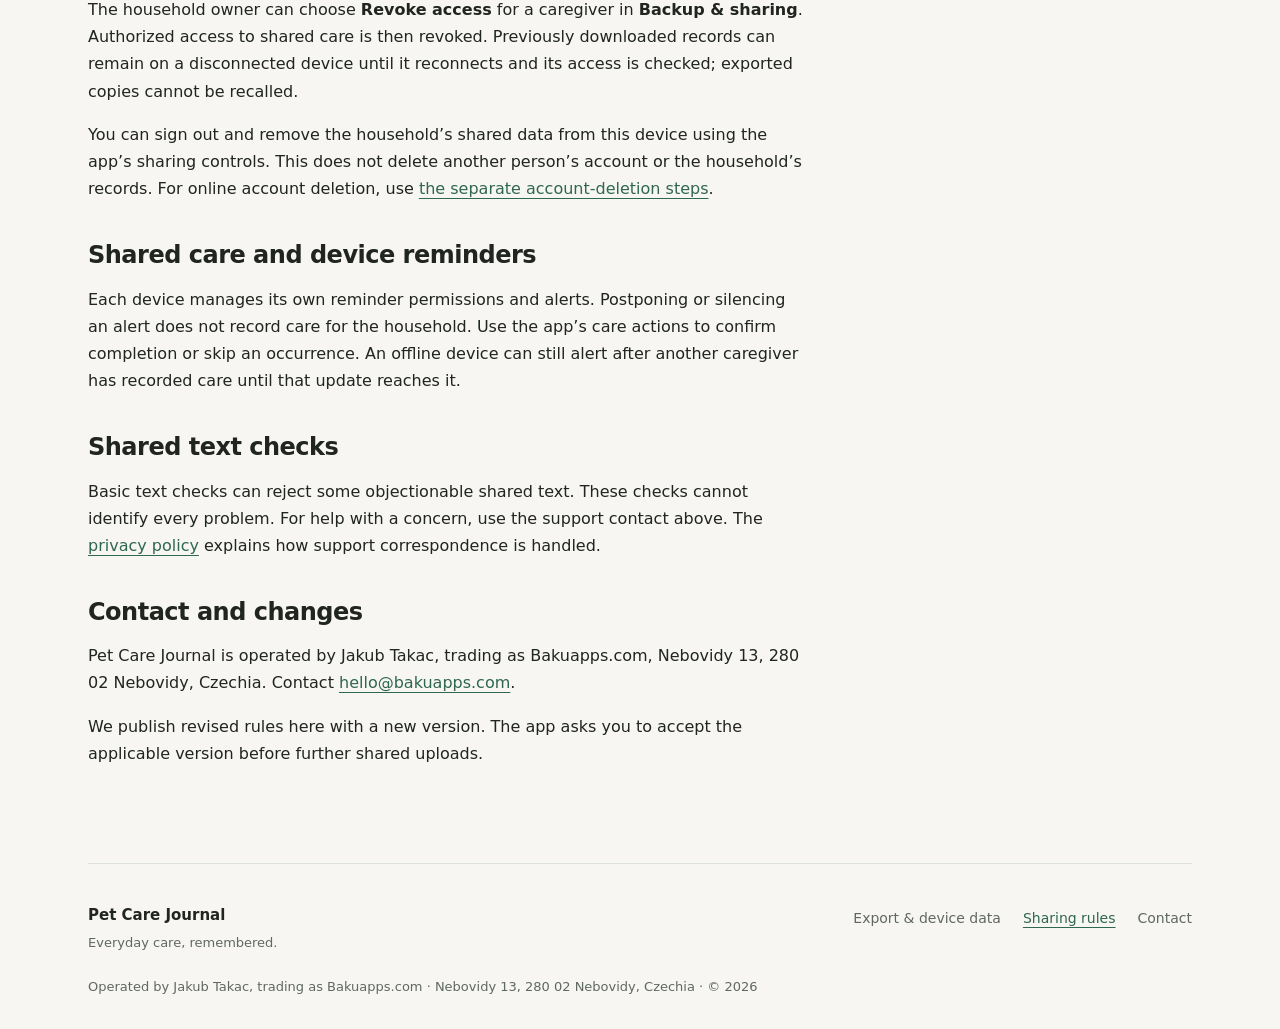
<file: sharing-rules/index.html>
<!doctype html>
<html lang="en"><head><meta charset="utf-8"><meta name="viewport" content="width=device-width, initial-scale=1">
<title>Sharing rules — Pet Care Journal</title><meta name="description" content="Rules for respectful private household sharing and managing caregiver access in Pet Care Journal.">
<link rel="canonical" href="https://petcare.bakuapps.com/sharing-rules/"><link rel="icon" href="../assets/icon.png"><link rel="stylesheet" href="../assets/site.css">
<meta name="theme-color" content="#F7F6F2"><meta name="color-scheme" content="light">
</head><body><a class="skip" href="#main">Skip to content</a><div class="wrap">
<header><a class="brand" href="../"><img src="../assets/icon.png" width="40" height="40" alt=""><span>Pet Care Journal</span></a><nav aria-label="Main navigation"><a href="../">Home</a><a href="../support/">Support</a><a href="../privacy/">Privacy</a><a href="../account-deletion/">Account deletion</a></nav></header>
<main id="main" class="article">
<p class="eyebrow">Private household sharing</p><h1>Care together, respectfully.</h1>
<p class="lead">Pet Care Journal helps trusted people coordinate animal care. These rules apply to records and people within an invited household.</p>
<p class="small">Rules version 2026-10-01 · Effective 1 October 2026</p>
<section><h2>Before you share</h2><p>Read and accept these rules in the app before creating or uploading shared content. Acceptance permits synchronization of household-connected records. When you connect a local journal to a household, its supported existing individual animal profiles, routines, journal entries and corrections can be uploaded too, and future changes are shared. Individual-animal profile images are shared too. Original selected photos, animal-group photos and journal attachments stay on your device.</p><p>Share accurate care records and instructions you are entitled to share. Tell other caregivers when you enter their contact details. Shared records are visible to authorized household members according to their permissions. There is no public feed or chat.</p></section>
<section><h2>What is not allowed</h2><ul><li>Harassment, hateful or degrading attacks, threats, or encouragement of violence or animal cruelty.</li><li>Sexual or exploitative content, including any sexual content involving children.</li><li>Scams, spam, impersonation, or deliberately misleading care records that could put an animal or person at risk.</li><li>Publishing someone else’s private information without permission, or sharing passwords, sign-in codes, or other secrets.</li><li>Unlawful content or material that infringes another person’s rights.</li><li>Abusing access controls to harass another caregiver.</li></ul><p>Factual observations and instructions from an animal’s caregiver or veterinarian belong in the care journal. The app records what you enter; it does not provide diagnosis, treatment advice, or dose calculations. Consult a qualified veterinarian for medical decisions.</p></section>
<section><h2>A concern about household sharing</h2><p>Contact <a href="mailto:hello@bakuapps.com">hello@bakuapps.com</a> if you need help with shared content or household access. Describe the concern without sending passwords, sign-in codes, full exports, care records, photos, or another caregiver’s personal information.</p></section>
<section><h2>Manage household access</h2><p>The household owner can choose <strong>Revoke access</strong> for a caregiver in <strong>Backup &amp; sharing</strong>. Authorized access to shared care is then revoked. Previously downloaded records can remain on a disconnected device until it reconnects and its access is checked; exported copies cannot be recalled.</p><p>You can sign out and remove the household’s shared data from this device using the app’s sharing controls. This does not delete another person’s account or the household’s records. For online account deletion, use <a href="../account-deletion/">the separate account-deletion steps</a>.</p></section>
<section><h2>Shared care and device reminders</h2><p>Each device manages its own reminder permissions and alerts. Postponing or silencing an alert does not record care for the household. Use the app’s care actions to confirm completion or skip an occurrence. An offline device can still alert after another caregiver has recorded care until that update reaches it.</p></section>
<section><h2>Shared text checks</h2><p>Basic text checks can reject some objectionable shared text. These checks cannot identify every problem. For help with a concern, use the support contact above. The <a href="../privacy/">privacy policy</a> explains how support correspondence is handled.</p></section>
<section><h2>Contact and changes</h2><p>Pet Care Journal is operated by Jakub Takac, trading as Bakuapps.com, Nebovidy 13, 280 02 Nebovidy, Czechia. Contact <a href="mailto:hello@bakuapps.com">hello@bakuapps.com</a>.</p><p>We publish revised rules here with a new version. The app asks you to accept the applicable version before further shared uploads.</p></section>
</main>
<footer><div><strong>Pet Care Journal</strong><p>Everyday care, remembered.</p></div><nav aria-label="Footer"><a href="../data/">Export &amp; device data</a><a href="../sharing-rules/" aria-current="page">Sharing rules</a><a href="mailto:hello@bakuapps.com">Contact</a></nav><p class="small">Operated by Jakub Takac, trading as Bakuapps.com · Nebovidy 13, 280 02 Nebovidy, Czechia · © 2026</p></footer>
</div></body></html>
</file>
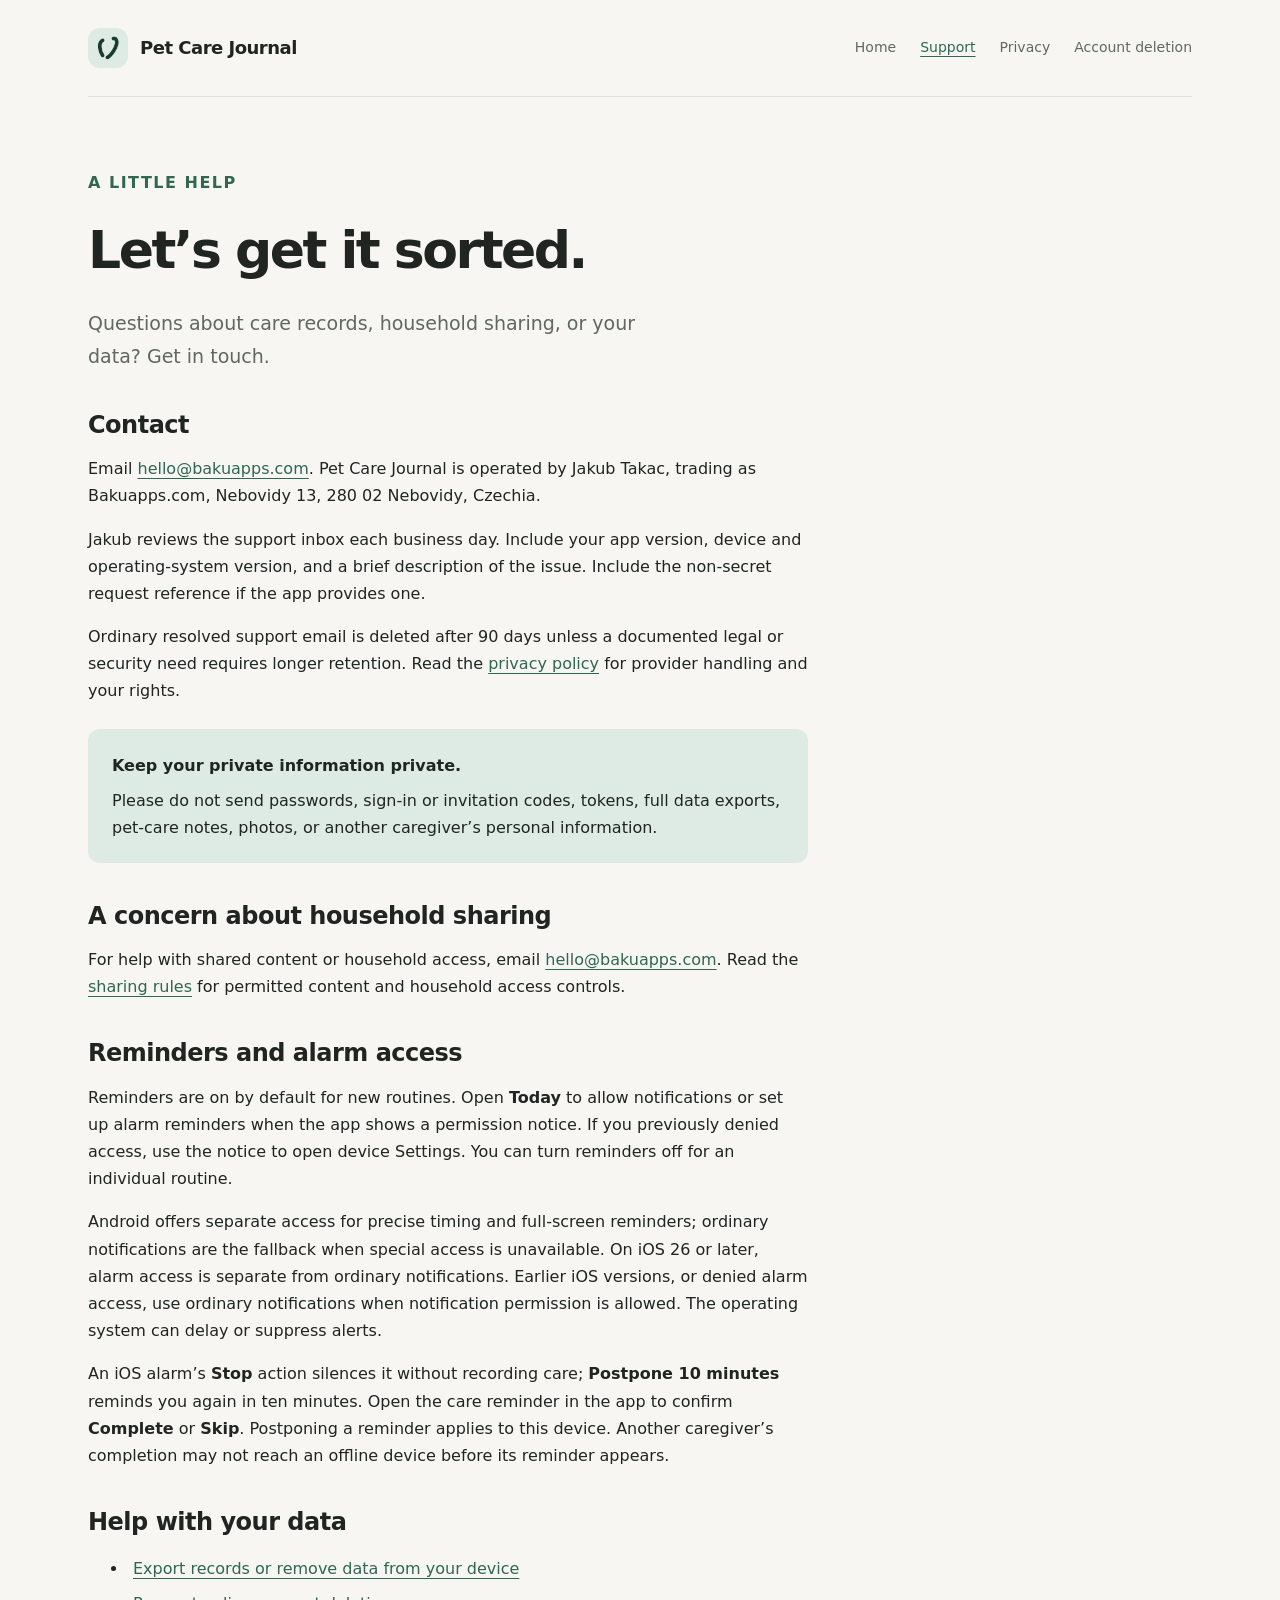
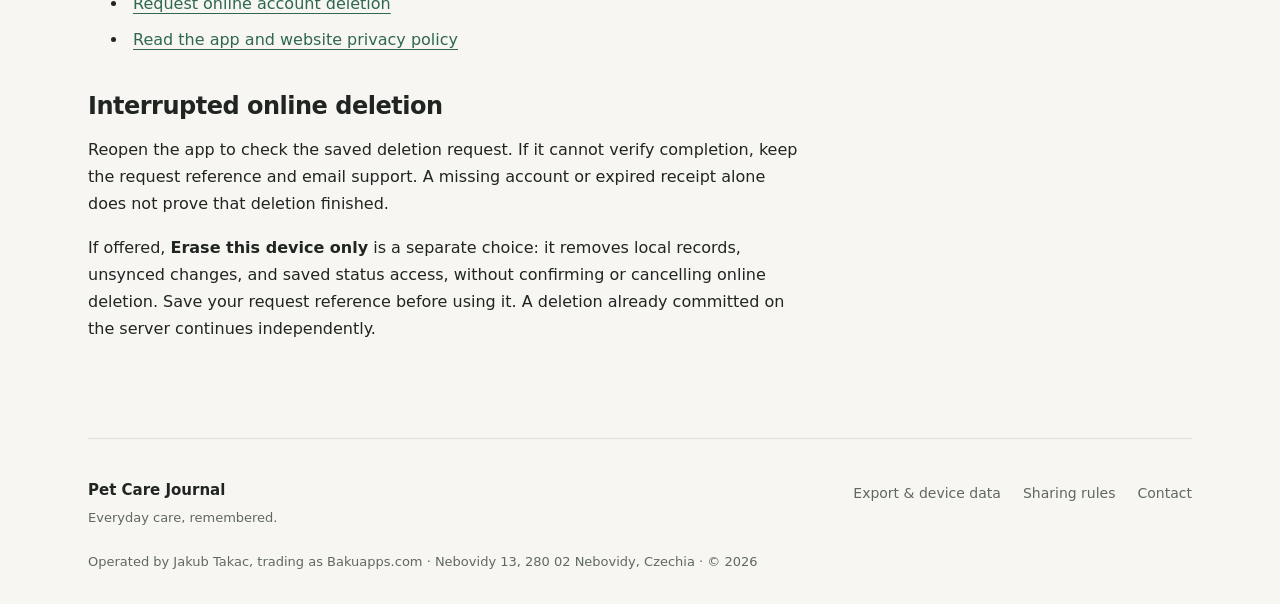
<file: support/index.html>
<!doctype html>
<html lang="en"><head><meta charset="utf-8"><meta name="viewport" content="width=device-width, initial-scale=1">
<title>Support — Pet Care Journal</title><meta name="description" content="Contact Pet Care Journal support and get help with your records, sharing, or account.">
<link rel="canonical" href="https://petcare.bakuapps.com/support/"><link rel="icon" href="../assets/icon.png"><link rel="stylesheet" href="../assets/site.css">
<meta name="theme-color" content="#F7F6F2"><meta name="color-scheme" content="light">
</head><body><a class="skip" href="#main">Skip to content</a><div class="wrap">
<header><a class="brand" href="../"><img src="../assets/icon.png" width="40" height="40" alt=""><span>Pet Care Journal</span></a><nav aria-label="Main navigation"><a href="../">Home</a><a href="../support/" aria-current="page">Support</a><a href="../privacy/">Privacy</a><a href="../account-deletion/">Account deletion</a></nav></header>
<main id="main" class="article">
<p class="eyebrow">A little help</p><h1>Let’s get it sorted.</h1><p class="lead">Questions about care records, household sharing, or your data? Get in touch.</p>
<section><h2>Contact</h2><p>Email <a href="mailto:hello@bakuapps.com">hello@bakuapps.com</a>. Pet Care Journal is operated by Jakub Takac, trading as Bakuapps.com, Nebovidy 13, 280 02 Nebovidy, Czechia.</p><p>Jakub reviews the support inbox each business day. Include your app version, device and operating-system version, and a brief description of the issue. Include the non-secret request reference if the app provides one.</p><p>Ordinary resolved support email is deleted after 90 days unless a documented legal or security need requires longer retention. Read the <a href="../privacy/">privacy policy</a> for provider handling and your rights.</p><div class="notice"><strong>Keep your private information private.</strong><p>Please do not send passwords, sign-in or invitation codes, tokens, full data exports, pet-care notes, photos, or another caregiver’s personal information.</p></div></section>
<section><h2>A concern about household sharing</h2><p>For help with shared content or household access, email <a href="mailto:hello@bakuapps.com">hello@bakuapps.com</a>. Read the <a href="../sharing-rules/">sharing rules</a> for permitted content and household access controls.</p></section>
<section><h2>Reminders and alarm access</h2><p>Reminders are on by default for new routines. Open <strong>Today</strong> to allow notifications or set up alarm reminders when the app shows a permission notice. If you previously denied access, use the notice to open device Settings. You can turn reminders off for an individual routine.</p><p>Android offers separate access for precise timing and full-screen reminders; ordinary notifications are the fallback when special access is unavailable. On iOS 26 or later, alarm access is separate from ordinary notifications. Earlier iOS versions, or denied alarm access, use ordinary notifications when notification permission is allowed. The operating system can delay or suppress alerts.</p><p>An iOS alarm’s <strong>Stop</strong> action silences it without recording care; <strong>Postpone 10 minutes</strong> reminds you again in ten minutes. Open the care reminder in the app to confirm <strong>Complete</strong> or <strong>Skip</strong>. Postponing a reminder applies to this device. Another caregiver’s completion may not reach an offline device before its reminder appears.</p></section>
<section><h2>Help with your data</h2><ul><li><a href="../data/">Export records or remove data from your device</a></li><li><a href="../account-deletion/">Request online account deletion</a></li><li><a href="../privacy/">Read the app and website privacy policy</a></li></ul></section>
<section><h2>Interrupted online deletion</h2><p>Reopen the app to check the saved deletion request. If it cannot verify completion, keep the request reference and email support. A missing account or expired receipt alone does not prove that deletion finished.</p><p>If offered, <strong>Erase this device only</strong> is a separate choice: it removes local records, unsynced changes, and saved status access, without confirming or cancelling online deletion. Save your request reference before using it. A deletion already committed on the server continues independently.</p></section>
</main>
<footer><div><strong>Pet Care Journal</strong><p>Everyday care, remembered.</p></div><nav aria-label="Footer"><a href="../data/">Export &amp; device data</a><a href="../sharing-rules/">Sharing rules</a><a href="mailto:hello@bakuapps.com">Contact</a></nav><p class="small">Operated by Jakub Takac, trading as Bakuapps.com · Nebovidy 13, 280 02 Nebovidy, Czechia · © 2026</p></footer>
</div></body></html>
</file>
<file: assets/site.css>
:root{--canvas:#f7f6f2;--ink:#202521;--muted:#5f6861;--green:#2f6751;--soft:#ddebe4;--border:#dde1dc}*{box-sizing:border-box}html{scroll-behavior:smooth}body{margin:0;background:var(--canvas);color:var(--ink);font-family:ui-sans-serif,system-ui,-apple-system,BlinkMacSystemFont,"Segoe UI",sans-serif;font-size:17px;line-height:1.7}a{color:var(--green);text-underline-offset:4px}a:hover{text-decoration-thickness:2px}a:focus-visible{outline:3px solid var(--green);outline-offset:5px;border-radius:3px}.wrap{max-width:1184px;margin:auto;padding:0 40px}.skip{position:absolute;top:-100px;left:16px;background:white;padding:12px;z-index:2}.skip:focus{top:12px}header{display:flex;align-items:center;justify-content:space-between;gap:24px;padding:28px 0;border-bottom:1px solid var(--border)}.brand{display:flex;align-items:center;gap:12px;text-decoration:none;color:var(--ink);font-size:18px;font-weight:750;letter-spacing:-.5px;white-space:nowrap}.brand img{border-radius:12px}nav{display:flex;flex-wrap:wrap;gap:24px;font-size:14px}nav a{text-decoration:none;color:var(--muted);padding:7px 0}nav a:hover,nav a[aria-current]{color:var(--green);text-decoration:underline}.hero{display:grid;grid-template-columns:1.15fr 1fr;align-items:center;gap:70px;padding:88px 0 96px}.eyebrow{font-size:12px;font-weight:750;text-transform:uppercase;letter-spacing:1.5px;color:var(--green);margin:0 0 26px;display:flex;align-items:center;gap:9px}.dot{width:7px;height:7px;border-radius:50%;background:var(--green)}h1,h2,h3,p{margin-top:0}h1{font-size:clamp(42px,4.8vw,62px);line-height:1.1;letter-spacing:-2.5px;font-weight:650;margin-bottom:28px}h1 em{font-family:Georgia,serif;font-weight:400;color:var(--green)}.intro,.lead{color:var(--muted);font-size:19px;line-height:1.7;max-width:590px}.button{display:inline-flex;gap:40px;align-items:center;background:var(--green);color:white;border-radius:10px;text-decoration:none;font-size:15px;font-weight:650;padding:13px 20px;margin:12px 0 18px}.button:hover{background:#224e3c}.small{font-size:13px;color:var(--muted)}.care-card{background:var(--soft);border-radius:28px;padding:32px 34px;box-shadow:0 20px 50px #20252108;transform:rotate(1.2deg)}.card-top{display:flex;align-items:center;justify-content:space-between}.card-top .eyebrow{font-size:10px;letter-spacing:1.3px;margin:0}.card-top>span:last-child{font-size:30px;color:var(--green)}.care-card h2{font-family:Georgia,serif;font-size:38px;font-weight:400;line-height:1.15;letter-spacing:-1px;margin:24px 0 32px}.care-row{display:flex;align-items:center;gap:16px;border-top:1px solid #b9cfc2;padding:19px 0}.care-row strong{font-size:15px;font-weight:650}.care-row p{font-size:12px;color:var(--muted);margin:2px 0 0}.check,.pending{display:flex;align-items:center;justify-content:center;flex:0 0 30px;height:30px;border-radius:50%;background:#2f6751;color:#fff;font-size:16px}.pending{background:transparent;color:var(--green);border:1px solid #95b4a4}.caption{font-size:11px;color:var(--muted);margin:20px 0 0;text-align:center}.features{padding:0 0 72px}.features>h2{font-size:29px;letter-spacing:-.9px;margin-bottom:36px}.feature-grid{display:grid;grid-template-columns:repeat(3,1fr);gap:40px}.feature-grid article{border-top:1px solid var(--border);padding-top:22px}.number{font-size:11px;color:var(--green);letter-spacing:1.5px;font-weight:700}.feature-grid h3{font-size:21px;letter-spacing:-.5px;margin:18px 0 10px}.feature-grid p{font-size:15px;color:var(--muted);margin:0}.closing{padding:42px 0 64px;max-width:620px}.closing h2{font-size:30px;letter-spacing:-.8px}.closing p{color:var(--muted)}.text-link{font-size:15px;font-weight:650}.article{max-width:720px;padding:72px 0 80px}.article h1{font-size:52px;max-width:650px}.article section{margin-top:38px}.article h2{font-size:24px;letter-spacing:-.5px;line-height:1.3;margin-bottom:14px}.article h3{font-size:18px;margin:24px 0 8px}.article p,.article li{font-size:16px}.article .lead{font-size:19px}.article li{margin:8px 0;padding-left:5px}.notice{padding:22px 24px;background:var(--soft);border-radius:12px;margin:24px 0}.notice p{margin:7px 0 0}.notice strong{font-size:16px}footer{display:grid;grid-template-columns:1fr auto;gap:16px;border-top:1px solid var(--border);padding:36px 0 28px}footer strong{font-size:15px}footer p{font-size:13px;color:var(--muted);margin:3px 0}footer .small{grid-column:1/-1}footer nav{gap:22px;align-content:start}@media(max-width:900px){.wrap{padding:0 26px}header{align-items:flex-start;flex-direction:column;gap:13px}.hero{gap:32px;padding:58px 0 70px}.care-card{padding:26px}.care-card h2{font-size:31px}.care-row{gap:10px}.feature-grid{gap:24px}nav{gap:22px}}@media(max-width:650px){.wrap{padding:0 22px}header{padding:22px 0 16px}nav{gap:8px 20px;font-size:13px}.hero{grid-template-columns:1fr;gap:30px;padding:44px 0 58px}h1{font-size:46px;letter-spacing:-2px}.hero .eyebrow{font-size:10px;letter-spacing:1px}.intro{font-size:17px}.care-card{transform:none;max-width:440px;width:100%}.care-card h2{font-size:36px}.feature-grid{grid-template-columns:1fr;gap:28px}.features{padding-bottom:30px}.features>h2{font-size:27px}.feature-grid h3{margin-top:14px}.closing{padding:22px 0 48px}.closing h2{font-size:27px}.article{padding:44px 0 55px}.article h1{font-size:42px;letter-spacing:-1.7px}.article .lead{font-size:18px}.notice{padding:20px}footer{grid-template-columns:1fr;gap:20px}footer nav{gap:16px}footer .small{grid-column:auto}}@media(prefers-reduced-motion:reduce){html{scroll-behavior:auto}}@media print{body{background:white;font-size:12pt}header nav,footer,.button{display:none}.wrap{padding:0}.article{max-width:none;padding:20px 0}.notice{border:1px solid #aaa;break-inside:avoid}a{color:inherit}}
</file>
